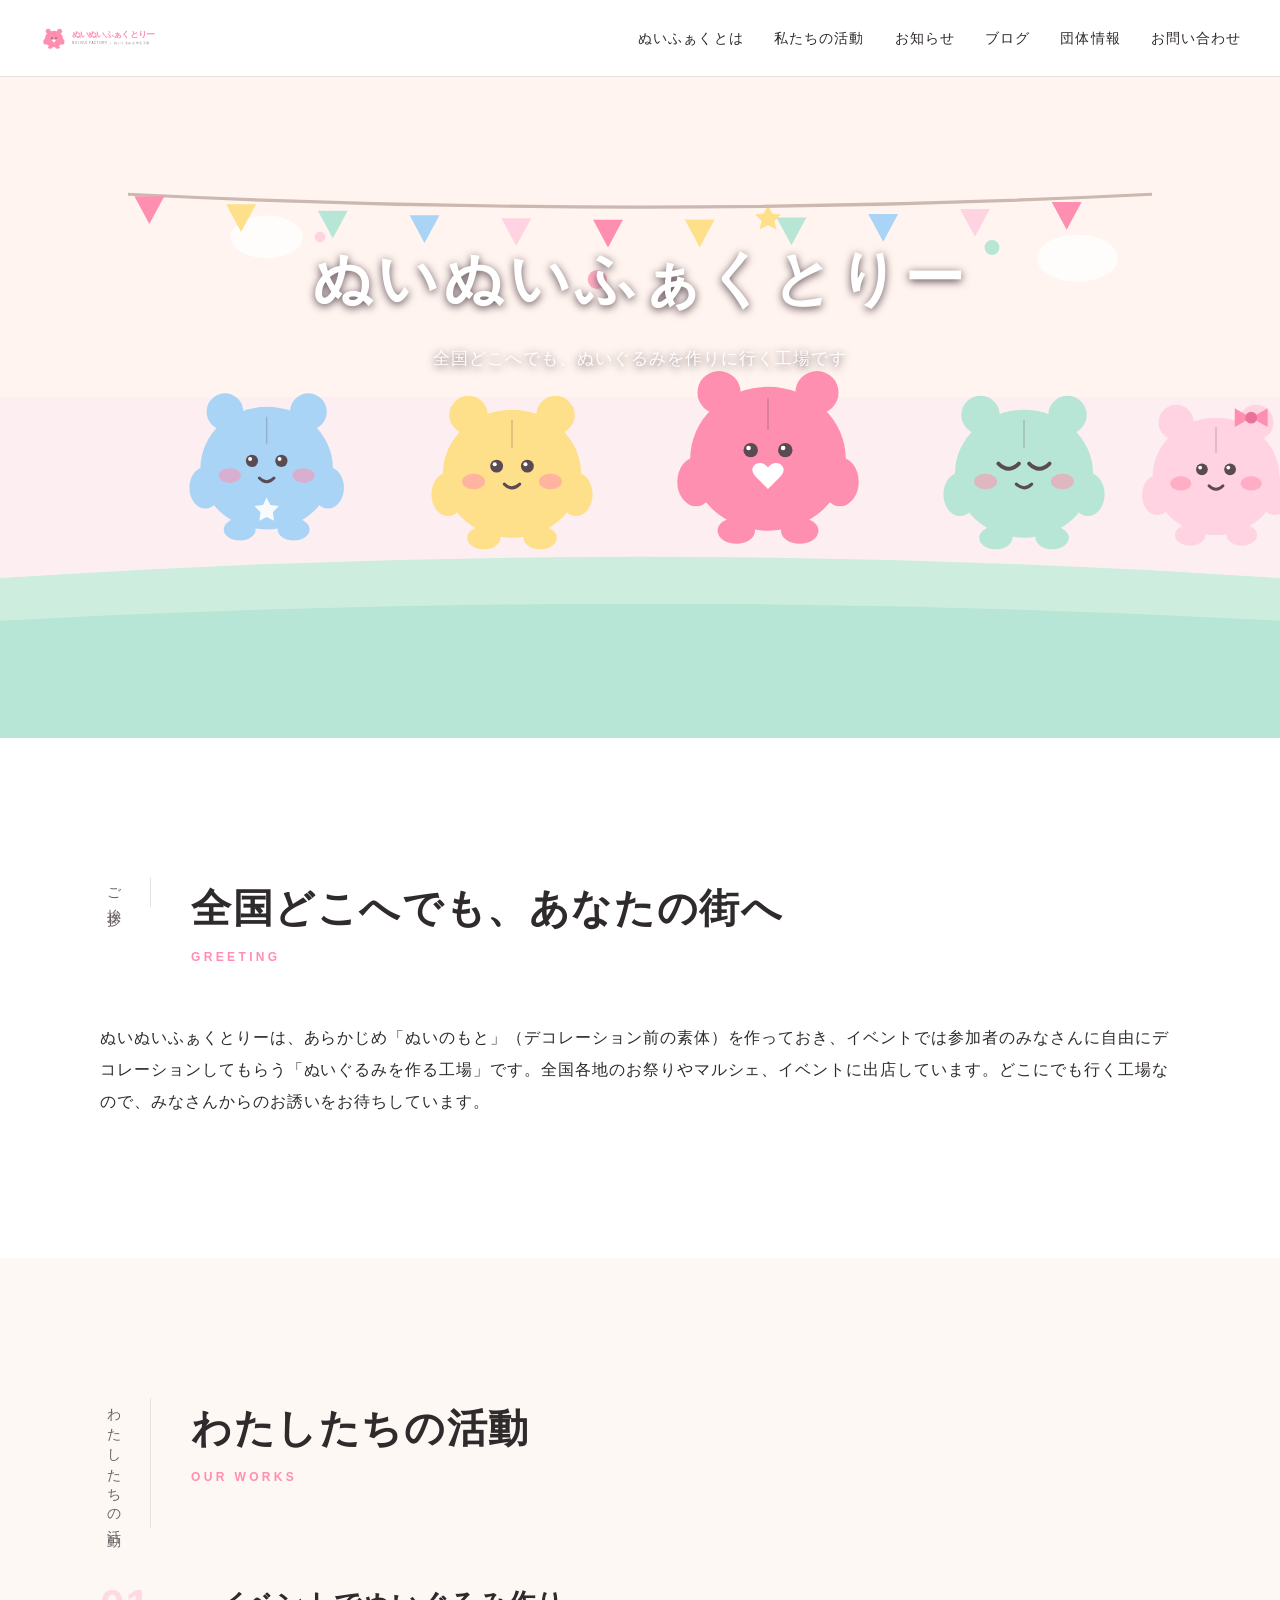
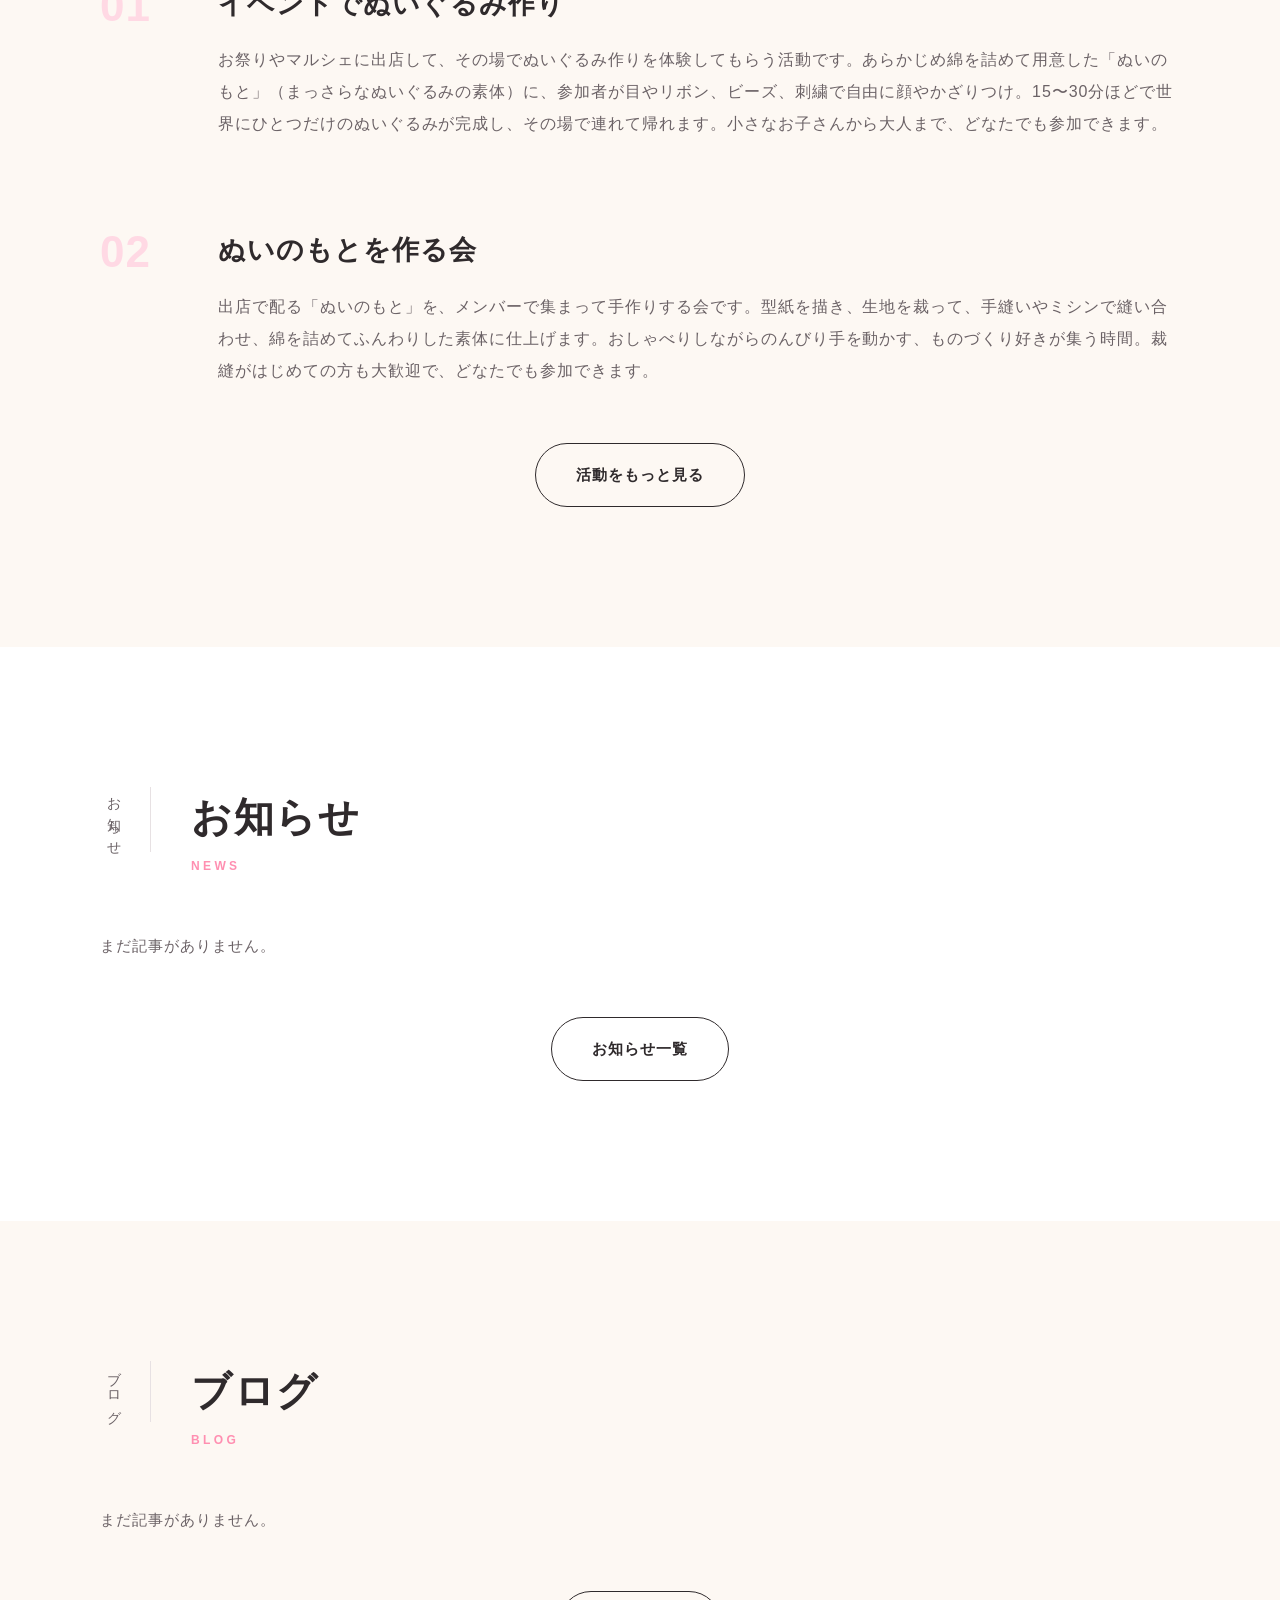
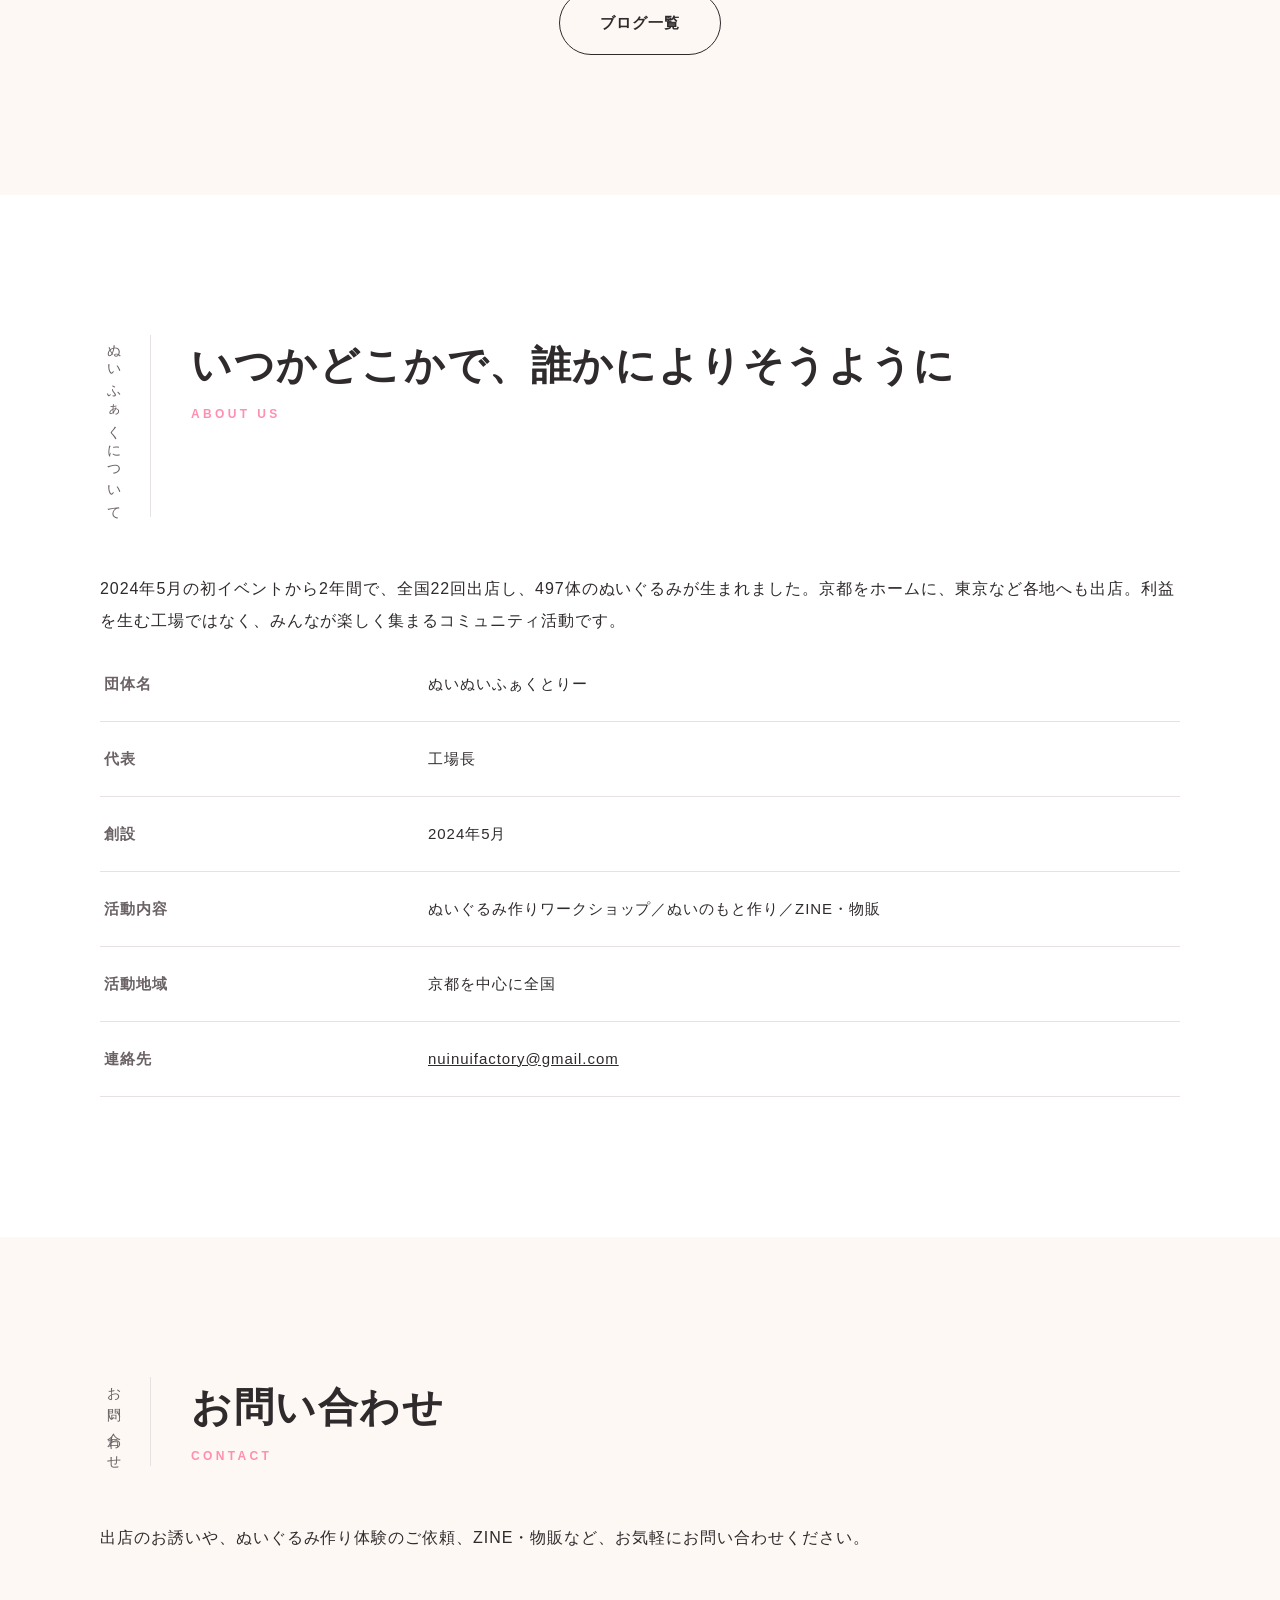
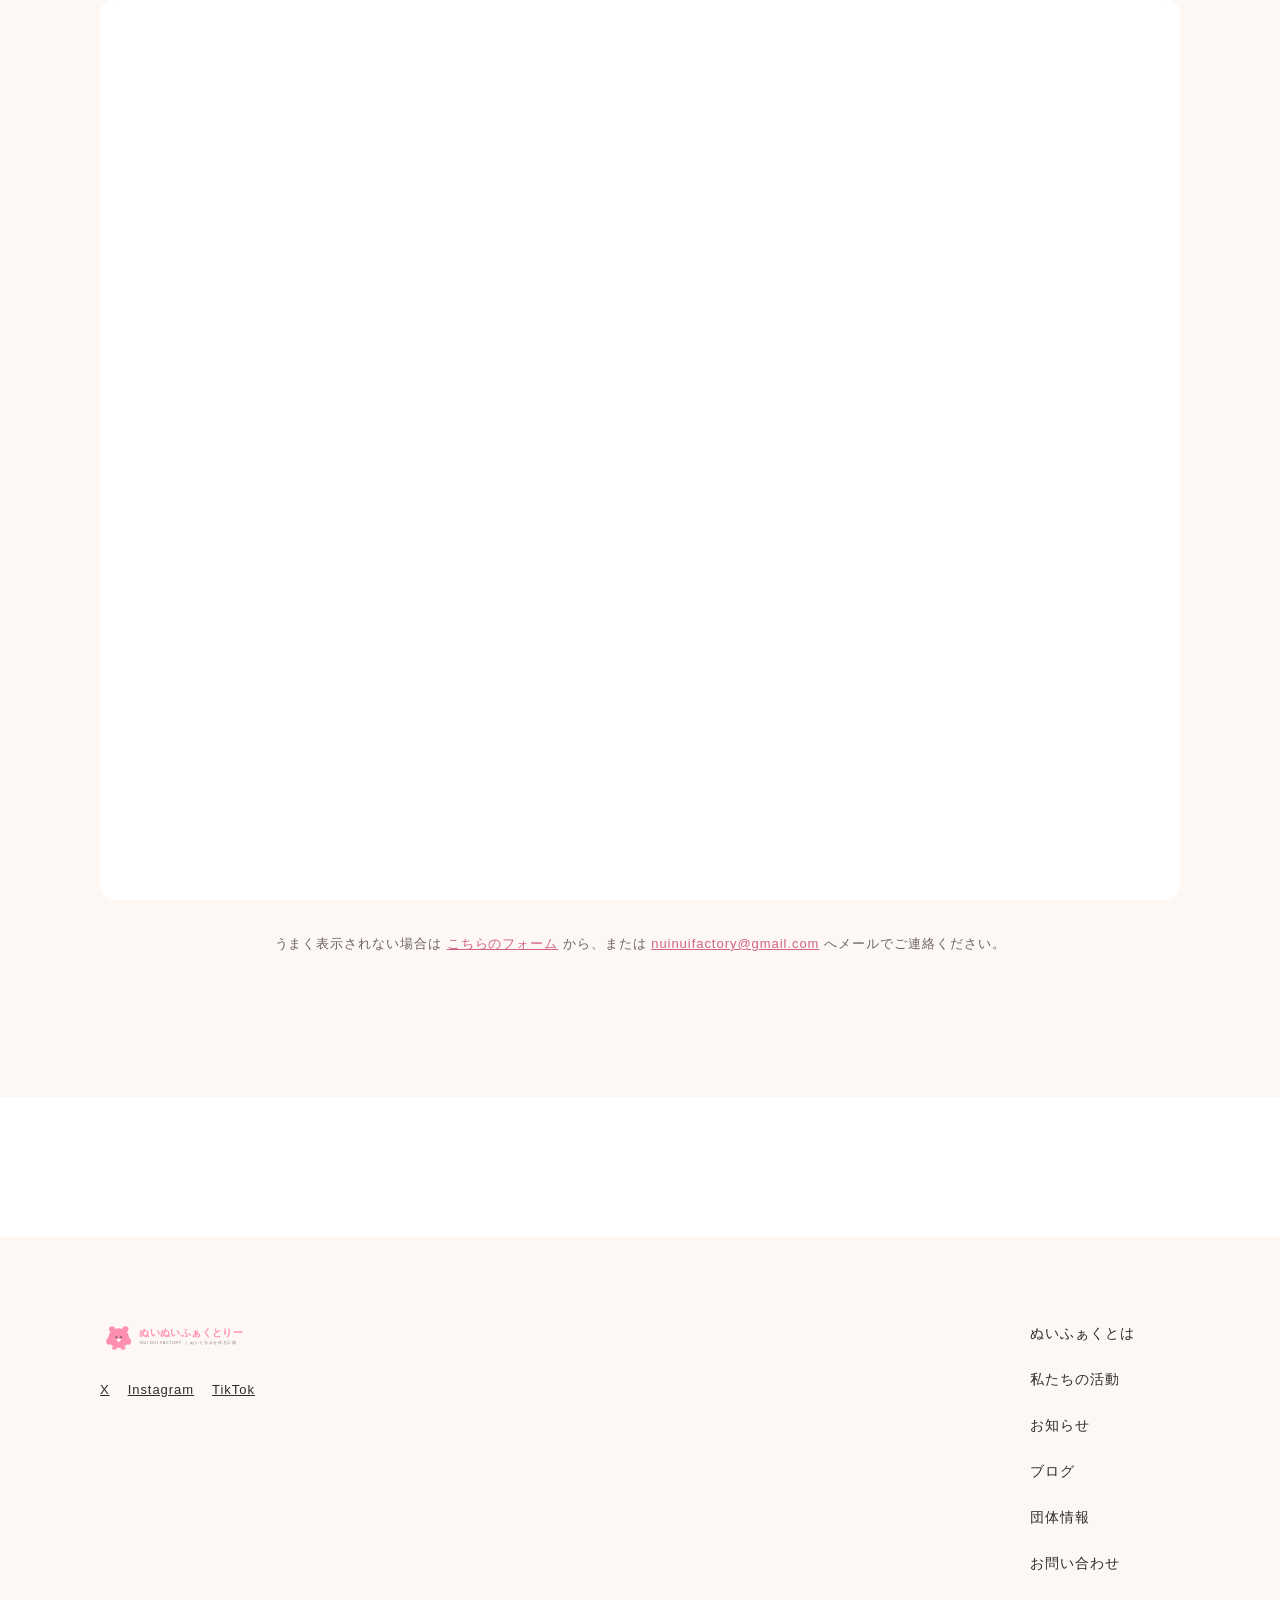
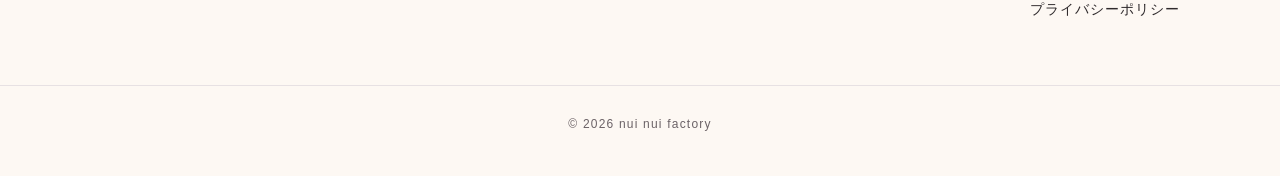
<file: index.html>
<!DOCTYPE html>
<html lang="ja">
<head>
<meta charset="UTF-8">
<meta name="viewport" content="width=device-width, initial-scale=1">
<title>ぬいぬいふぁくとりー｜ぬいぐるみを作る工場</title>
<meta name="description" content="ぬいぬいふぁくとりーは、全国各地でぬいぐるみ作りのワークショップを開催する「ぬいぐるみを作る工場」です。お祭り・マルシェ・イベントへの出店のお誘いをお待ちしています。">
<link rel="icon" href="assets/img/mascot-pink.svg" type="image/svg+xml">
<link rel="stylesheet" href="assets/css/style.css">
<meta property="og:type" content="website">
<meta property="og:title" content="ぬいぬいふぁくとりー｜ぬいぐるみを作る工場">
<meta property="og:description" content="全国各地でぬいぐるみ作りのワークショップを開催しています。どこにでも行く工場です。">
<meta property="og:image" content="assets/img/hero.svg">
</head>
<body>

<!-- ============ ヘッダー（全ページ共通） ============ -->
<header class="header">
  <div class="header__inner">
    <a href="index.html" class="header__logo"><img src="assets/img/logo.svg" alt="ぬいぬいふぁくとりー"></a>
    <nav class="gnav">
      <ul>
        <li><a href="#about">ぬいふぁくとは</a></li>
        <li><a href="works.html">私たちの活動</a></li>
        <li><a href="news/">お知らせ</a></li>
        <li><a href="blog/">ブログ</a></li>
        <li><a href="#company">団体情報</a></li>
        <li><a href="#contact">お問い合わせ</a></li>
      </ul>
    </nav>
    <button class="hamburger" aria-label="メニュー" aria-expanded="false">
      <span></span><span></span><span></span>
    </button>
  </div>
</header>
<div class="drawer">
  <a href="index.html">TOP</a>
  <a href="#about">ぬいふぁくとは</a>
  <a href="works.html">私たちの活動</a>
  <a href="news/">お知らせ</a>
  <a href="blog/">ブログ</a>
  <a href="#company">団体情報</a>
  <a href="#contact">お問い合わせ</a>
</div>

<main>

<!-- ============ ヒーロー ============ -->
<section class="hero">
  <div class="hero__img"><img src="assets/img/hero.svg" alt="ぬいぬいふぁくとりーのくまたち" width="1200" height="620"></div>
  <div class="hero__copy">
    <h1>ぬいぬいふぁくとりー</h1>
    <p>全国どこへでも、ぬいぐるみを作りに行く工場です</p>
  </div>
</section>

<!-- ============ ご挨拶 ============ -->
<section class="section" id="about">
  <div class="wrap">
    <div class="section-head">
      <span class="vlabel">ご挨拶</span>
      <h2>全国どこへでも、あなたの街へ<span class="en">GREETING</span></h2>
    </div>
    <p>ぬいぬいふぁくとりーは、あらかじめ「ぬいのもと」（デコレーション前の素体）を作っておき、イベントでは参加者のみなさんに自由にデコレーションしてもらう「ぬいぐるみを作る工場」です。全国各地のお祭りやマルシェ、イベントに出店しています。どこにでも行く工場なので、みなさんからのお誘いをお待ちしています。</p>
  </div>
</section>

<!-- ============ わたしたちの活動 ============ -->
<section class="section section--cream" id="works">
  <div class="wrap">
    <div class="section-head">
      <span class="vlabel">わたしたちの活動</span>
      <h2>わたしたちの活動<span class="en">OUR WORKS</span></h2>
    </div>

    <div class="activity">
      <div class="activity__item">
        <span class="activity__num">01</span>
        <div>
          <h3>イベントでぬいぐるみ作り</h3>
          <p>お祭りやマルシェに出店して、その場でぬいぐるみ作りを体験してもらう活動です。あらかじめ綿を詰めて用意した「ぬいのもと」（まっさらなぬいぐるみの素体）に、参加者が目やリボン、ビーズ、刺繍で自由に顔やかざりつけ。15〜30分ほどで世界にひとつだけのぬいぐるみが完成し、その場で連れて帰れます。小さなお子さんから大人まで、どなたでも参加できます。</p>
        </div>
      </div>
      <div class="activity__item">
        <span class="activity__num">02</span>
        <div>
          <h3>ぬいのもとを作る会</h3>
          <p>出店で配る「ぬいのもと」を、メンバーで集まって手作りする会です。型紙を描き、生地を裁って、手縫いやミシンで縫い合わせ、綿を詰めてふんわりした素体に仕上げます。おしゃべりしながらのんびり手を動かす、ものづくり好きが集う時間。裁縫がはじめての方も大歓迎で、どなたでも参加できます。</p>
        </div>
      </div>
    </div>

    <p class="more"><a href="works.html" class="btn btn--ghost">活動をもっと見る</a></p>
  </div>
</section>

<!-- ============ お知らせ ============ -->
<section class="section" id="news">
  <div class="wrap">
    <div class="section-head">
      <span class="vlabel">お知らせ</span>
      <h2>お知らせ<span class="en">NEWS</span></h2>
    </div>
    <!-- NEWS_LIST_START --><p class="cards__empty">まだ記事がありません。</p><!-- NEWS_LIST_END -->
    <p class="more"><a href="news/" class="btn btn--ghost">お知らせ一覧</a></p>
  </div>
</section>

<!-- ============ ブログ ============ -->
<section class="section section--cream" id="blog">
  <div class="wrap">
    <div class="section-head">
      <span class="vlabel">ブログ</span>
      <h2>ブログ<span class="en">BLOG</span></h2>
    </div>
    <!-- BLOG_LIST_START --><p class="cards__empty">まだ記事がありません。</p><!-- BLOG_LIST_END -->
    <p class="more"><a href="blog/" class="btn btn--ghost">ブログ一覧</a></p>
  </div>
</section>

<!-- ============ 団体情報 ============ -->
<section class="section" id="company">
  <div class="wrap">
    <div class="section-head">
      <span class="vlabel">ぬいふぁくについて</span>
      <h2>いつかどこかで、誰かによりそうように<span class="en">ABOUT US</span></h2>
    </div>
    <p>2024年5月の初イベントから2年間で、全国22回出店し、497体のぬいぐるみが生まれました。京都をホームに、東京など各地へも出店。利益を生む工場ではなく、みんなが楽しく集まるコミュニティ活動です。</p>

    <table class="about-table">
      <tr><th>団体名</th>  <td>ぬいぬいふぁくとりー</td></tr>
      <tr><th>代表</th>    <td>工場長</td></tr>
      <tr><th>創設</th>    <td>2024年5月</td></tr>
      <tr><th>活動内容</th><td>ぬいぐるみ作りワークショップ／ぬいのもと作り／ZINE・物販</td></tr>
      <tr><th>活動地域</th><td>京都を中心に全国</td></tr>
      <tr><th>連絡先</th>  <td><a href="mailto:nuinuifactory@gmail.com">nuinuifactory@gmail.com</a></td></tr>
    </table>
  </div>
</section>

<!-- ============ お問い合わせ ============ -->
<section class="section section--cream" id="contact">
  <div class="wrap">
    <div class="section-head">
      <span class="vlabel">お問い合わせ</span>
      <h2>お問い合わせ<span class="en">CONTACT</span></h2>
    </div>
    <p style="margin-bottom:46px;">出店のお誘いや、ぬいぐるみ作り体験のご依頼、ZINE・物販など、お気軽にお問い合わせください。</p>

    <!-- ================================================================
         Googleフォームの貼り付け場所

         【やり方】
         1. Googleフォームを開く →  右上の「送信」→ 「< >」（埋め込み）タブ
         2. 表示された <iframe …></iframe> をまるごとコピー
         3. 下の GFORM_START と GFORM_END の「あいだ」に貼り付ける
            （この2行のコメントは消さないでください）

         貼り付けるまでは、代わりにメールでの案内が表示されます。
         ================================================================ -->
    <div class="gform">
      <!-- GFORM_START -->
      <iframe
        src="https://docs.google.com/forms/d/e/1FAIpQLScyMFndqyyFw00ppg9N5K8yXvrgmaUUKQ3qi2JyQ2wroFHioA/viewform?embedded=true"
        title="お問い合わせフォーム" loading="lazy">読み込んでいます…</iframe>
      <!-- GFORM_END -->
    </div>

    <p class="gform-alt">
      うまく表示されない場合は <a href="https://docs.google.com/forms/d/e/1FAIpQLScyMFndqyyFw00ppg9N5K8yXvrgmaUUKQ3qi2JyQ2wroFHioA/viewform" target="_blank" rel="noopener">こちらのフォーム</a>
      から、または <a href="mailto:nuinuifactory@gmail.com">nuinuifactory@gmail.com</a> へメールでご連絡ください。
    </p>

    <div class="gform-fallback">
      <img src="assets/img/mascot-lpink.svg" alt="">
      <p><b>お問い合わせフォームは準備中です</b><br>
         お手数ですが、当面はメールでご連絡ください。折り返しご返信いたします。</p>
      <p class="mail"><a href="mailto:nuinuifactory@gmail.com">nuinuifactory@gmail.com</a></p>
    </div>
  </div>
</section>

</main>

<!-- ============ フッター（全ページ共通） ============ -->
<footer class="footer">
  <div class="wrap footer__inner">
    <div>
      <div class="footer__logo"><img src="assets/img/logo.svg" alt="ぬいぬいふぁくとりー"></div>
      <div class="footer__sns">
        <a href="https://x.com/nuinuifactory" target="_blank" rel="noopener">X</a>
        <a href="https://www.instagram.com/nuinuifactory" target="_blank" rel="noopener">Instagram</a>
        <a href="https://www.tiktok.com/@nuinuifactory" target="_blank" rel="noopener">TikTok</a>
      </div>
    </div>
    <nav>
      <ul>
        <li><a href="#about">ぬいふぁくとは</a></li>
        <li><a href="works.html">私たちの活動</a></li>
        <li><a href="news/">お知らせ</a></li>
        <li><a href="blog/">ブログ</a></li>
        <li><a href="#company">団体情報</a></li>
        <li><a href="#contact">お問い合わせ</a></li>
        <li><a href="privacy.html">プライバシーポリシー</a></li>
      </ul>
    </nav>
  </div>
  <p class="footer__copy">© 2026 nui nui factory</p>
</footer>

<script src="assets/js/site.js"></script>
</body>
</html>
</file>
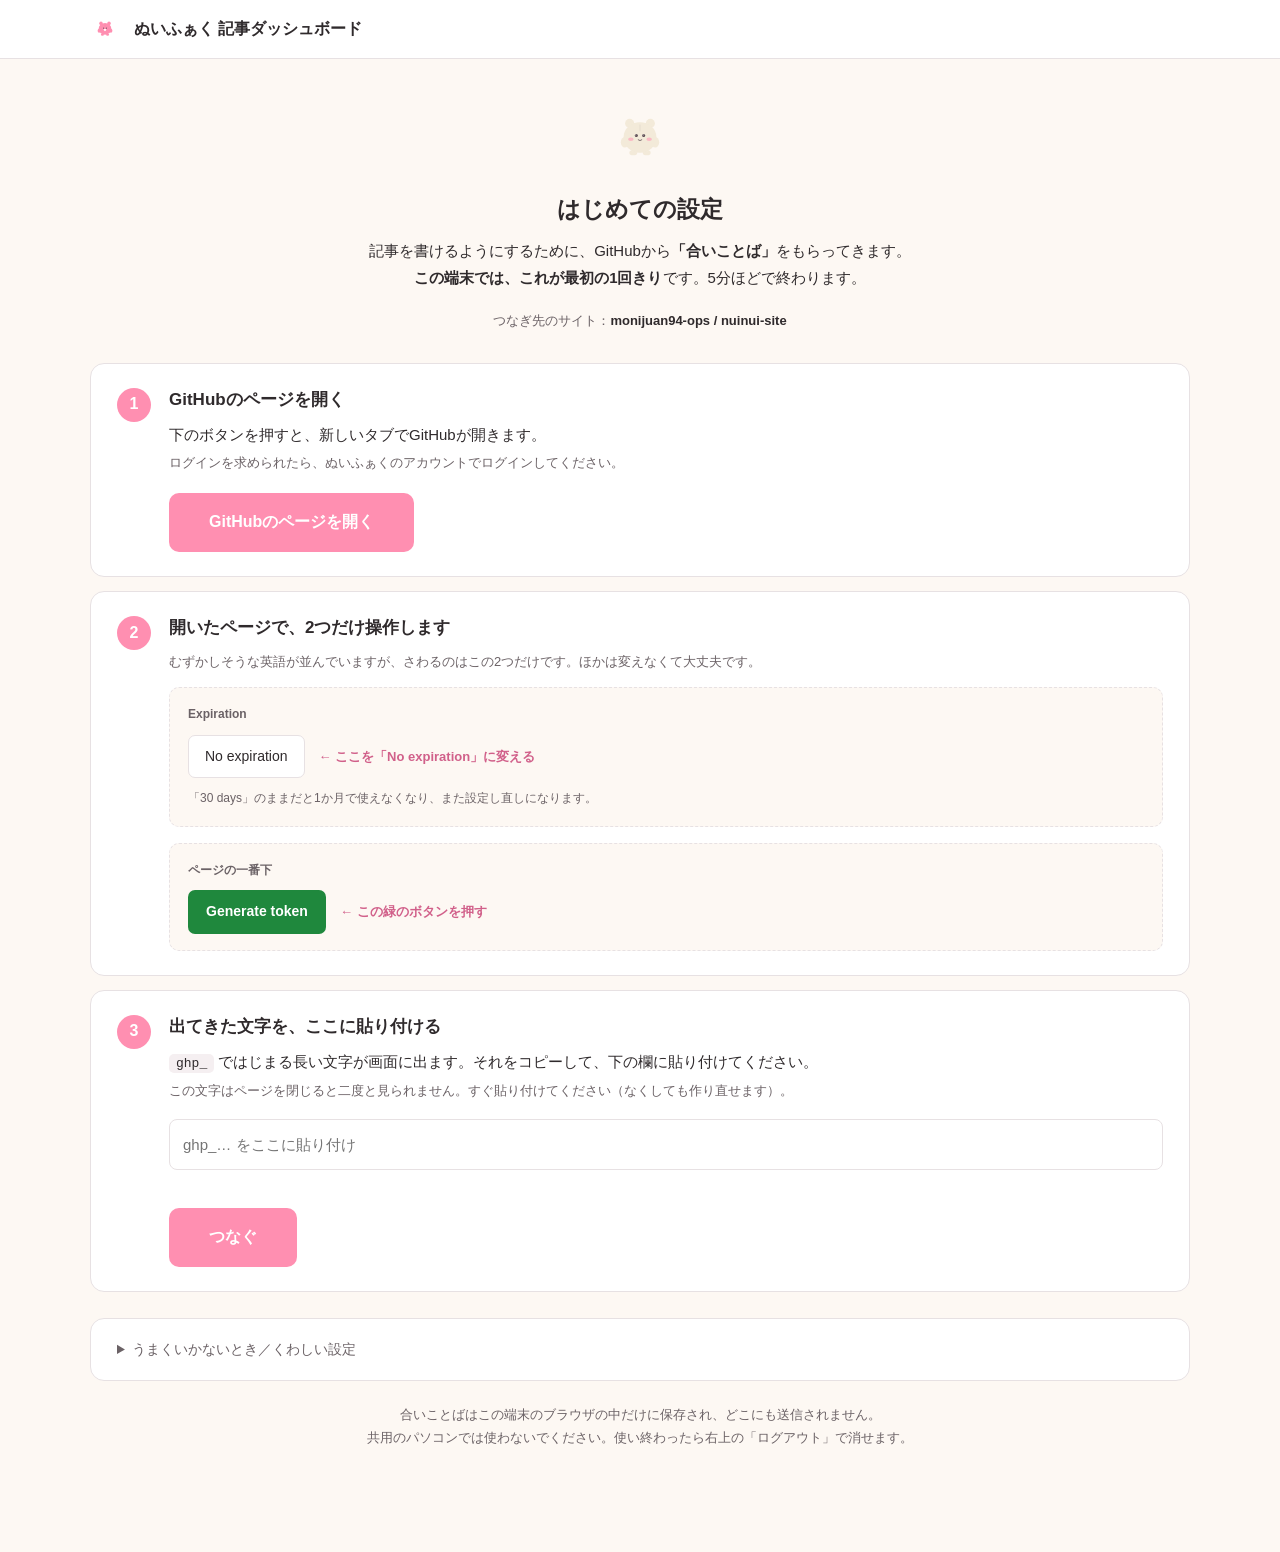
<file: admin/index.html>
<!DOCTYPE html>
<html lang="ja">
<head>
<meta charset="UTF-8">
<meta name="viewport" content="width=device-width, initial-scale=1">
<meta name="robots" content="noindex,nofollow">
<title>ぬいふぁく 記事ダッシュボード</title>
<!-- 独自ドメインにしたときの予備。リポジトリを移したらここを書き換えてください -->
<meta name="nuifac-repo" content="monijuan94-ops/nuinui-site">
<link rel="icon" href="../assets/img/mascot-pink.svg" type="image/svg+xml">
<style>
:root{--pink:#ff8fb1;--pink-soft:#ffd9e4;--cream:#fdf8f3;--ink:#2f2a2c;--soft:#6b6266;--line:#e7e1e3;}
*,*::before,*::after{box-sizing:border-box}
body{margin:0;font-family:"Hiragino Sans","Noto Sans JP","Yu Gothic Medium",Meiryo,sans-serif;
     color:var(--ink);background:var(--cream);font-size:15px;line-height:1.8}
h1,h2,h3{margin:0;line-height:1.4}
button{font:inherit;cursor:pointer;border:0;border-radius:8px;padding:11px 20px;transition:opacity .2s}
button:hover{opacity:.85} button[disabled]{opacity:.45;cursor:not-allowed}
.btn-pink{background:var(--pink);color:#fff;font-weight:700}
.btn-line{background:#fff;border:1px solid var(--line)}
.btn-danger{background:#fff;border:1px solid #e8b4b4;color:#c05a5a}
input,textarea,select{font:inherit;width:100%;padding:11px 13px;border:1px solid var(--line);
     border-radius:8px;background:#fff;color:var(--ink)}
input:focus,textarea:focus,select:focus{outline:2px solid var(--pink);border-color:transparent}
label{display:block;font-size:13px;font-weight:700;margin-bottom:7px}
.field{margin-bottom:20px}
.row{display:flex;gap:16px;flex-wrap:wrap}
.row>*{flex:1;min-width:180px}
.muted{color:var(--soft);font-size:13px}

/* ヘッダー */
.top{background:#fff;border-bottom:1px solid var(--line);position:sticky;top:0;z-index:10}
.top__in{max-width:1140px;margin:auto;padding:14px 20px;display:flex;align-items:center;gap:14px}
.top__in img{width:30px}
.top h1{font-size:16px;flex:1}
.wrap{max-width:1140px;margin:auto;padding:28px 20px 90px}
.card{background:#fff;border:1px solid var(--line);border-radius:14px;padding:26px}
.card+.card{margin-top:18px}

/* 一覧 */
.tabs{display:flex;gap:8px;margin-bottom:20px}
.tab{background:#fff;border:1px solid var(--line);border-radius:999px;padding:9px 24px;font-size:14px}
.tab.on{background:var(--pink);color:#fff;border-color:var(--pink);font-weight:700}
.item{display:flex;align-items:center;gap:16px;padding:15px 4px;border-bottom:1px solid var(--line)}
.item:last-child{border-bottom:0}
.item__thumb{width:74px;height:56px;border-radius:7px;object-fit:cover;background:var(--pink-soft);flex:none}
.item__main{flex:1;min-width:0}
.item__title{font-weight:700;font-size:15px;overflow:hidden;text-overflow:ellipsis;white-space:nowrap}
.pill{display:inline-block;padding:2px 10px;border-radius:999px;font-size:11px;font-weight:700}
.pill--pub{background:var(--pink);color:#fff}
.pill--draft{background:#eee;color:var(--soft)}

/* エディタ */
.editor{display:grid;grid-template-columns:1fr 1fr;gap:18px}
.toolbar{display:flex;flex-wrap:wrap;gap:6px;margin-bottom:8px}
.toolbar button{background:#fff;border:1px solid var(--line);padding:7px 13px;font-size:13px;border-radius:7px}
#body{min-height:420px;font-family:ui-monospace,"SF Mono",Menlo,Consolas,monospace;font-size:14px;line-height:1.9;resize:vertical}
.preview{background:#fff;border:1px solid var(--line);border-radius:8px;padding:22px;overflow:auto;max-height:640px}
.preview h2{font-size:19px;padding-left:13px;border-left:4px solid var(--pink);margin:1.8em 0 .6em}
.preview h3{font-size:17px;margin:1.5em 0 .5em}
.preview p{margin:0 0 1.2em}
.preview img{max-width:100%;border-radius:10px;display:block}
.preview blockquote{margin:0 0 1.2em;padding-left:16px;border-left:3px solid var(--line);color:var(--soft)}
.preview ul{padding-left:1.4em;margin:0 0 1.2em}

/* バー・通知 */
.bar{position:fixed;left:0;right:0;bottom:0;background:#fff;border-top:1px solid var(--line);
     padding:13px 20px;display:flex;gap:12px;justify-content:flex-end;align-items:center;z-index:20}
.bar .muted{margin-right:auto}
.toast{position:fixed;left:50%;bottom:84px;transform:translateX(-50%);background:var(--ink);color:#fff;
       padding:13px 26px;border-radius:999px;font-size:14px;z-index:99;box-shadow:0 6px 24px rgba(0,0,0,.18)}
.hide{display:none!important}
.steps{counter-reset:s;padding-left:0;list-style:none}
.steps li{counter-increment:s;position:relative;padding-left:34px;margin-bottom:14px}
.steps li::before{content:counter(s);position:absolute;left:0;top:2px;width:23px;height:23px;
  border-radius:50%;background:var(--pink);color:#fff;font-size:12px;font-weight:700;
  display:grid;place-content:center}
code{background:#f5eff1;padding:2px 7px;border-radius:5px;font-size:13px}

/* はじめての設定 */
.hero-setup{text-align:center;padding:12px 20px 30px}
.hero-setup img{width:78px;margin:0 auto 16px;display:block}
.hero-setup h2{font-size:23px;margin-bottom:12px}
.hero-setup p{margin:0 auto;max-width:560px}
.connect-to{margin-top:18px!important;font-size:13px;color:var(--soft)}
.connect-to b{color:var(--ink)}

.step{display:flex;gap:18px;background:#fff;border:1px solid var(--line);
      border-radius:14px;padding:24px 26px;margin-bottom:14px}
.step__no{width:34px;height:34px;flex:none;border-radius:50%;background:var(--pink);
      color:#fff;font-weight:700;display:grid;place-content:center;font-size:16px}
.step__body{flex:1;min-width:0}
.step__body h3{font-size:17px;margin-bottom:10px}
.step__body p{margin:0}
button.big,a.big{display:inline-block;margin-top:18px;padding:15px 40px;font-size:16px;
      text-decoration:none;border-radius:10px}

/* GitHub画面の見立て図 */
.mock{background:var(--cream);border:1px dashed var(--line);border-radius:10px;padding:16px 18px}
.mock__label{font-size:12px;font-weight:700;color:var(--soft);margin-bottom:9px}
.mock__box{display:flex;align-items:center;gap:14px;flex-wrap:wrap}
.mock__pill{background:#fff;border:1px solid var(--line);border-radius:7px;padding:8px 16px;font-size:14px}
.mock__btn{background:#1f883d;color:#fff;border-radius:7px;padding:9px 18px;font-size:14px;font-weight:700}
.mock__hint{font-size:13px;color:#d1608a;font-weight:700}
.mock__note{margin-top:10px!important;font-size:12px;color:var(--soft)}

.setup-msg{margin-top:16px!important;padding:13px 16px;border-radius:9px;font-size:14px}
.setup-msg--ok{background:#e8f6ee;color:#1f6b40}
.setup-msg--ng{background:#fdeceb;color:#b3382f}

.advanced{margin-top:26px;background:#fff;border:1px solid var(--line);border-radius:14px}
.advanced summary{cursor:pointer;padding:18px 26px;font-size:14px;color:var(--soft)}
.advanced__in{padding:0 26px 26px}
.advanced__in p{font-size:14px}

@media(max-width:860px){
  .editor{grid-template-columns:1fr}.preview{max-height:340px}
  .step{padding:20px 18px;gap:14px}
  button.big,a.big{width:100%;text-align:center;padding:16px}
}
</style>
</head>
<body>

<div class="top"><div class="top__in">
  <img src="../assets/img/mascot-pink.svg" alt="">
  <h1>ぬいふぁく 記事ダッシュボード</h1>
  <button class="btn-line hide" id="btn-logout">ログアウト</button>
</div></div>

<div class="wrap">

<!-- ============ ① はじめての設定 ============ -->
<section id="view-setup">

  <div class="hero-setup">
    <img src="../assets/img/mascot-cream.svg" alt="">
    <h2>はじめての設定</h2>
    <p>記事を書けるようにするために、GitHubから<b>「合いことば」</b>をもらってきます。<br>
       <b>この端末では、これが最初の1回きり</b>です。5分ほどで終わります。</p>
    <p class="connect-to">つなぎ先のサイト：<b id="detected"></b></p>
  </div>

  <!-- STEP 1 -->
  <div class="step">
    <div class="step__no">1</div>
    <div class="step__body">
      <h3>GitHubのページを開く</h3>
      <p>下のボタンを押すと、新しいタブでGitHubが開きます。<br>
         <span class="muted">ログインを求められたら、ぬいふぁくのアカウントでログインしてください。</span></p>
      <a class="btn-pink big" id="btn-open-github" href="#" target="_blank" rel="noopener">GitHubのページを開く</a>
    </div>
  </div>

  <!-- STEP 2 -->
  <div class="step">
    <div class="step__no">2</div>
    <div class="step__body">
      <h3>開いたページで、2つだけ操作します</h3>
      <p class="muted" style="margin-bottom:14px;">むずかしそうな英語が並んでいますが、さわるのはこの2つだけです。ほかは変えなくて大丈夫です。</p>

      <div class="mock">
        <div class="mock__label">Expiration</div>
        <div class="mock__box">
          <span class="mock__pill">No expiration</span>
          <span class="mock__hint">← ここを「No expiration」に変える</span>
        </div>
        <p class="mock__note">「30 days」のままだと1か月で使えなくなり、また設定し直しになります。</p>
      </div>

      <div class="mock" style="margin-top:16px;">
        <div class="mock__label">ページの一番下</div>
        <div class="mock__box">
          <span class="mock__btn">Generate token</span>
          <span class="mock__hint">← この緑のボタンを押す</span>
        </div>
      </div>
    </div>
  </div>

  <!-- STEP 3 -->
  <div class="step">
    <div class="step__no">3</div>
    <div class="step__body">
      <h3>出てきた文字を、ここに貼り付ける</h3>
      <p><code>ghp_</code> ではじまる長い文字が画面に出ます。それをコピーして、下の欄に貼り付けてください。<br>
         <span class="muted">この文字はページを閉じると二度と見られません。すぐ貼り付けてください（なくしても作り直せます）。</span></p>
      <div class="field" style="margin-top:16px;">
        <input type="password" id="cfg-token" placeholder="ghp_… をここに貼り付け" autocomplete="off">
      </div>
      <button class="btn-pink big" id="btn-save-cfg">つなぐ</button>
      <p id="setup-msg" class="setup-msg hide"></p>
    </div>
  </div>

  <details class="advanced">
    <summary>うまくいかないとき／くわしい設定</summary>
    <div class="advanced__in">
      <p><b>「つながりませんでした」と出るとき</b><br>
        文字の前後によけいな空白が入っていないか、コピーしそこねていないかを確認して、もう一度お試しください。
        それでもだめなら、下の「つなぎ先」が合っているか確認してください。</p>

      <p style="margin-top:18px;"><b>つなぎ先を手で指定する</b><br>
        <span class="muted">ふだんは自動で入るので、さわる必要はありません。</span></p>
      <div class="row" style="margin-top:10px;">
        <div class="field"><label for="cfg-owner">GitHubのユーザー名／団体名</label>
          <input type="text" id="cfg-owner"></div>
        <div class="field"><label for="cfg-repo">リポジトリ名</label>
          <input type="text" id="cfg-repo"></div>
        <div class="field"><label for="cfg-branch">ブランチ</label>
          <input type="text" id="cfg-branch" value="main"></div>
      </div>

      <p style="margin-top:18px;"><b>より安全な合いことばを使いたい方へ</b><br>
        上の手順で作る合いことばは、そのアカウントの全リポジトリを操作できます。
        このサイトだけに絞りたい場合は
        <a href="https://github.com/settings/personal-access-tokens/new" target="_blank" rel="noopener">Fine-grained token</a>
        のページで、Repository access →「Only select repositories」でこのサイトを選び、
        Permissions → Repository permissions の <code>Contents</code> を <b>Read and write</b> にして作成してください。
        できた <code>github_pat_…</code> を同じ欄に貼れば使えます。</p>
    </div>
  </details>

  <p class="muted" style="margin-top:22px;text-align:center;">
    合いことばはこの端末のブラウザの中だけに保存され、どこにも送信されません。<br>
    共用のパソコンでは使わないでください。使い終わったら右上の「ログアウト」で消せます。
  </p>
</section>

<!-- ============ ② 記事一覧 ============ -->
<section id="view-list" class="hide">
  <div class="tabs">
    <button class="tab on" data-type="news">お知らせ</button>
    <button class="tab"    data-type="blog">ブログ</button>
    <span style="flex:1"></span>
    <button class="btn-pink" id="btn-new">＋ 新しい記事を書く</button>
  </div>
  <div class="card"><div id="list"><p class="muted">読み込み中…</p></div></div>
  <p style="margin-top:20px;text-align:right;">
    <button class="btn-line" id="btn-rebuild">サイト全体を作り直す</button>
  </p>
  <p class="muted" style="text-align:right;margin-top:4px;">デザインを変更したあと、過去の記事にも反映したいときに押します</p>
</section>

<!-- ============ ③ 記事編集 ============ -->
<section id="view-edit" class="hide">
  <div class="card">
    <div class="row">
      <div class="field" style="flex:3"><label for="title">タイトル</label>
        <input type="text" id="title" placeholder="例）中京ふぁくとりー、開催しました！"></div>
      <div class="field"><label for="date">日付</label><input type="date" id="date"></div>
      <div class="field" id="cat-wrap"><label for="category">カテゴリー</label>
        <select id="category"><option>NEWS</option><option>EVENT</option><option>VOICE</option></select></div>
    </div>

    <div class="field">
      <label for="excerpt">かんたんな紹介文（一覧に出る2〜3行）</label>
      <input type="text" id="excerpt" placeholder="例）はじめての中京開催。40人のみなさんとぬいを作りました。">
    </div>

    <div class="field">
      <label>カバー写真（一覧のサムネイルになります）</label>
      <div class="row" style="align-items:center;">
        <input type="text" id="cover" placeholder="写真を選ぶと自動で入ります" style="flex:3">
        <button class="btn-line" id="btn-cover" style="flex:none">写真を選ぶ</button>
      </div>
    </div>

    <div class="field">
      <label for="body">本文</label>
      <div class="toolbar">
        <button data-md="h2">大見出し</button>
        <button data-md="h3">小見出し</button>
        <button data-md="b">太字</button>
        <button data-md="link">リンク</button>
        <button data-md="ul">箇条書き</button>
        <button data-md="quote">引用</button>
        <button class="btn-line" id="btn-img" style="border-color:var(--pink);color:#d1608a;font-weight:700">画像を入れる</button>
      </div>
      <div class="editor">
        <textarea id="body" placeholder="ここに本文を書いてください。&#10;&#10;空の行を1行はさむと、段落が分かれます。"></textarea>
        <div class="preview" id="preview"></div>
      </div>
      <p class="muted" style="margin-top:8px;">右側は実際の見え方です。書きながら確認できます。</p>
    </div>

    <details>
      <summary class="muted" style="cursor:pointer">詳しい設定（URLの文字列）</summary>
      <div class="field" style="margin-top:14px;max-width:420px;">
        <label for="slug">URL末尾</label>
        <input type="text" id="slug">
        <p class="muted">半角英数字とハイフンのみ。公開後の変更はリンク切れの原因になります。</p>
      </div>
    </details>
  </div>
</section>

</div>

<!-- 下部の操作バー -->
<div class="bar hide" id="bar">
  <span class="muted" id="bar-note"></span>
  <button class="btn-danger hide" id="btn-delete">削除</button>
  <button class="btn-line" id="btn-back">一覧へ戻る</button>
  <button class="btn-line" id="btn-draft">下書き保存</button>
  <button class="btn-pink" id="btn-publish">公開する</button>
</div>

<input type="file" id="file" accept="image/*" class="hide">
<script src="app.js"></script>
</body>
</html>
</file>
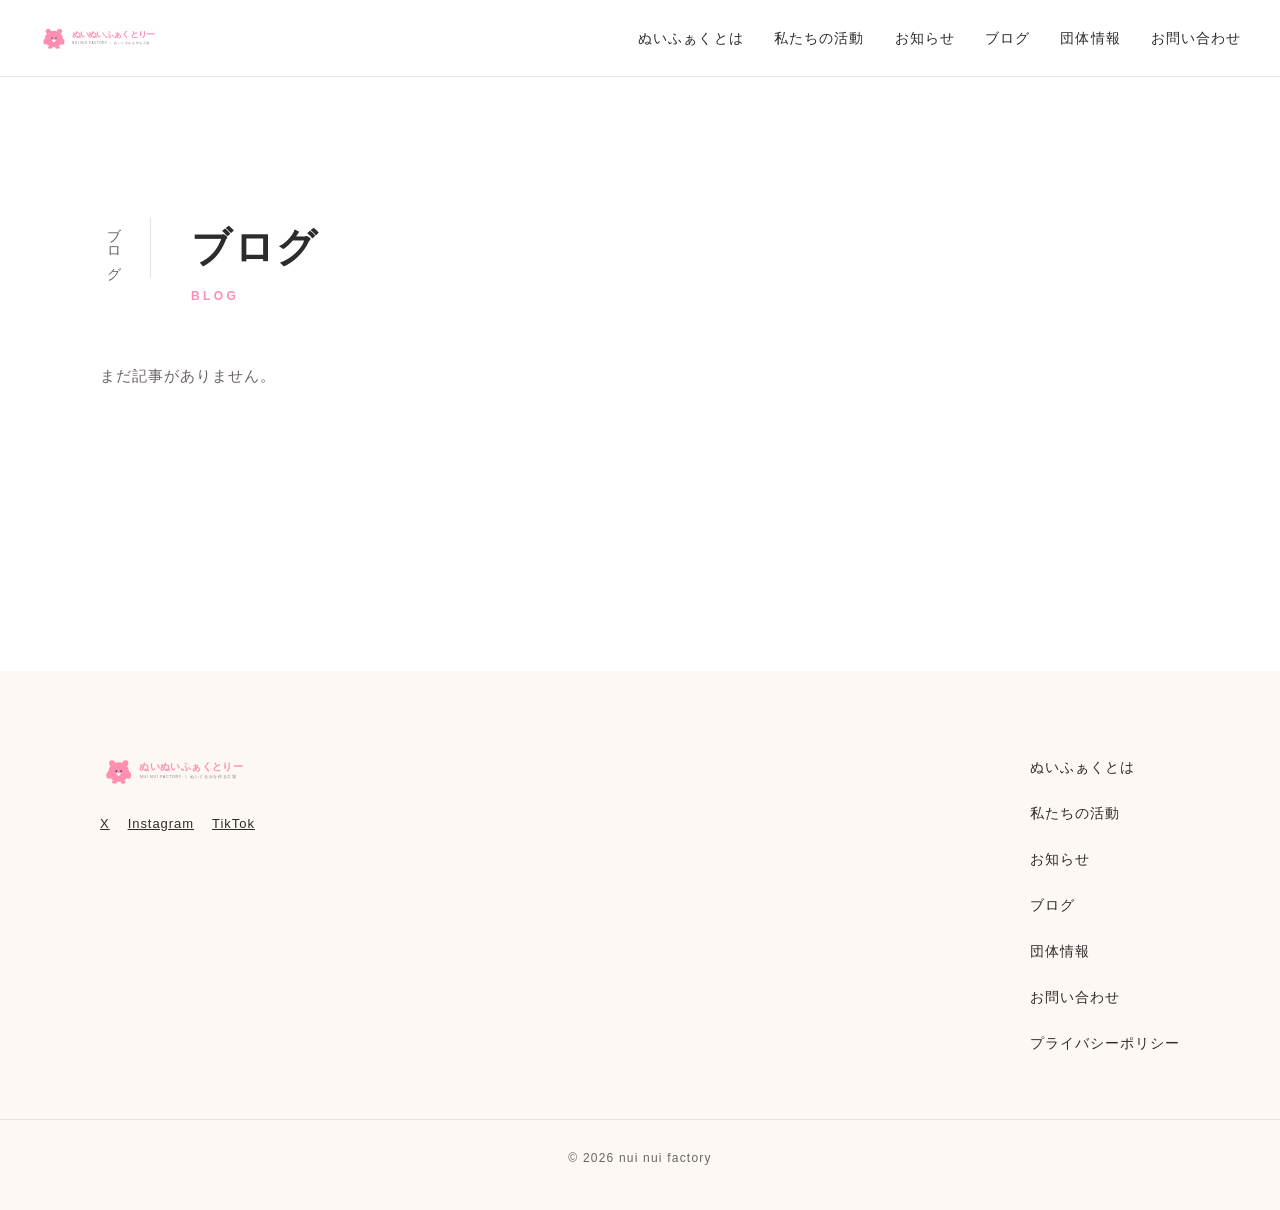
<file: blog/index.html>
<!DOCTYPE html>
<html lang="ja">
<head>
<meta charset="UTF-8">
<meta name="viewport" content="width=device-width, initial-scale=1">
<title>ブログ｜ぬいぬいふぁくとりー</title>
<meta name="description" content="ぬいぬいふぁくとりーのブログ。出店レポートや、ぬいのもと作りの様子をお届けします。">
<link rel="icon" href="../assets/img/mascot-pink.svg" type="image/svg+xml">
<link rel="stylesheet" href="../assets/css/style.css">
</head>
<body>

<header class="header">
  <div class="header__inner">
    <a href="../index.html" class="header__logo"><img src="../assets/img/logo.svg" alt="ぬいぬいふぁくとりー"></a>
    <nav class="gnav">
      <ul>
        <li><a href="../index.html#about">ぬいふぁくとは</a></li>
        <li><a href="../works.html">私たちの活動</a></li>
        <li><a href="../news/">お知らせ</a></li>
        <li><a href="../blog/">ブログ</a></li>
        <li><a href="../index.html#company">団体情報</a></li>
        <li><a href="../index.html#contact">お問い合わせ</a></li>
      </ul>
    </nav>
    <button class="hamburger" aria-label="メニュー" aria-expanded="false">
      <span></span><span></span><span></span>
    </button>
  </div>
</header>
<div class="drawer">
  <a href="../index.html">TOP</a>
  <a href="../index.html#about">ぬいふぁくとは</a>
  <a href="../works.html">私たちの活動</a>
  <a href="../news/">お知らせ</a>
  <a href="../blog/">ブログ</a>
  <a href="../index.html#company">団体情報</a>
  <a href="../index.html#contact">お問い合わせ</a>
</div>

<main>
<section class="section">
  <div class="wrap">
    <div class="section-head">
      <span class="vlabel">ブログ</span>
      <h2>ブログ<span class="en">BLOG</span></h2>
    </div>
    <!-- BLOG_LIST_START --><p class="cards__empty">まだ記事がありません。</p><!-- BLOG_LIST_END -->
  </div>
</section>
</main>

<footer class="footer">
  <div class="wrap footer__inner">
    <div>
      <div class="footer__logo"><img src="../assets/img/logo.svg" alt="ぬいぬいふぁくとりー"></div>
      <div class="footer__sns">
        <a href="https://x.com/nuinuifactory" target="_blank" rel="noopener">X</a>
        <a href="https://www.instagram.com/nuinuifactory" target="_blank" rel="noopener">Instagram</a>
        <a href="https://www.tiktok.com/@nuinuifactory" target="_blank" rel="noopener">TikTok</a>
      </div>
    </div>
    <nav>
      <ul>
        <li><a href="../index.html#about">ぬいふぁくとは</a></li>
        <li><a href="../works.html">私たちの活動</a></li>
        <li><a href="../news/">お知らせ</a></li>
        <li><a href="../blog/">ブログ</a></li>
        <li><a href="../index.html#company">団体情報</a></li>
        <li><a href="../index.html#contact">お問い合わせ</a></li>
        <li><a href="../privacy.html">プライバシーポリシー</a></li>
      </ul>
    </nav>
  </div>
  <p class="footer__copy">© 2026 nui nui factory</p>
</footer>

<script src="../assets/js/site.js"></script>
</body>
</html>
</file>
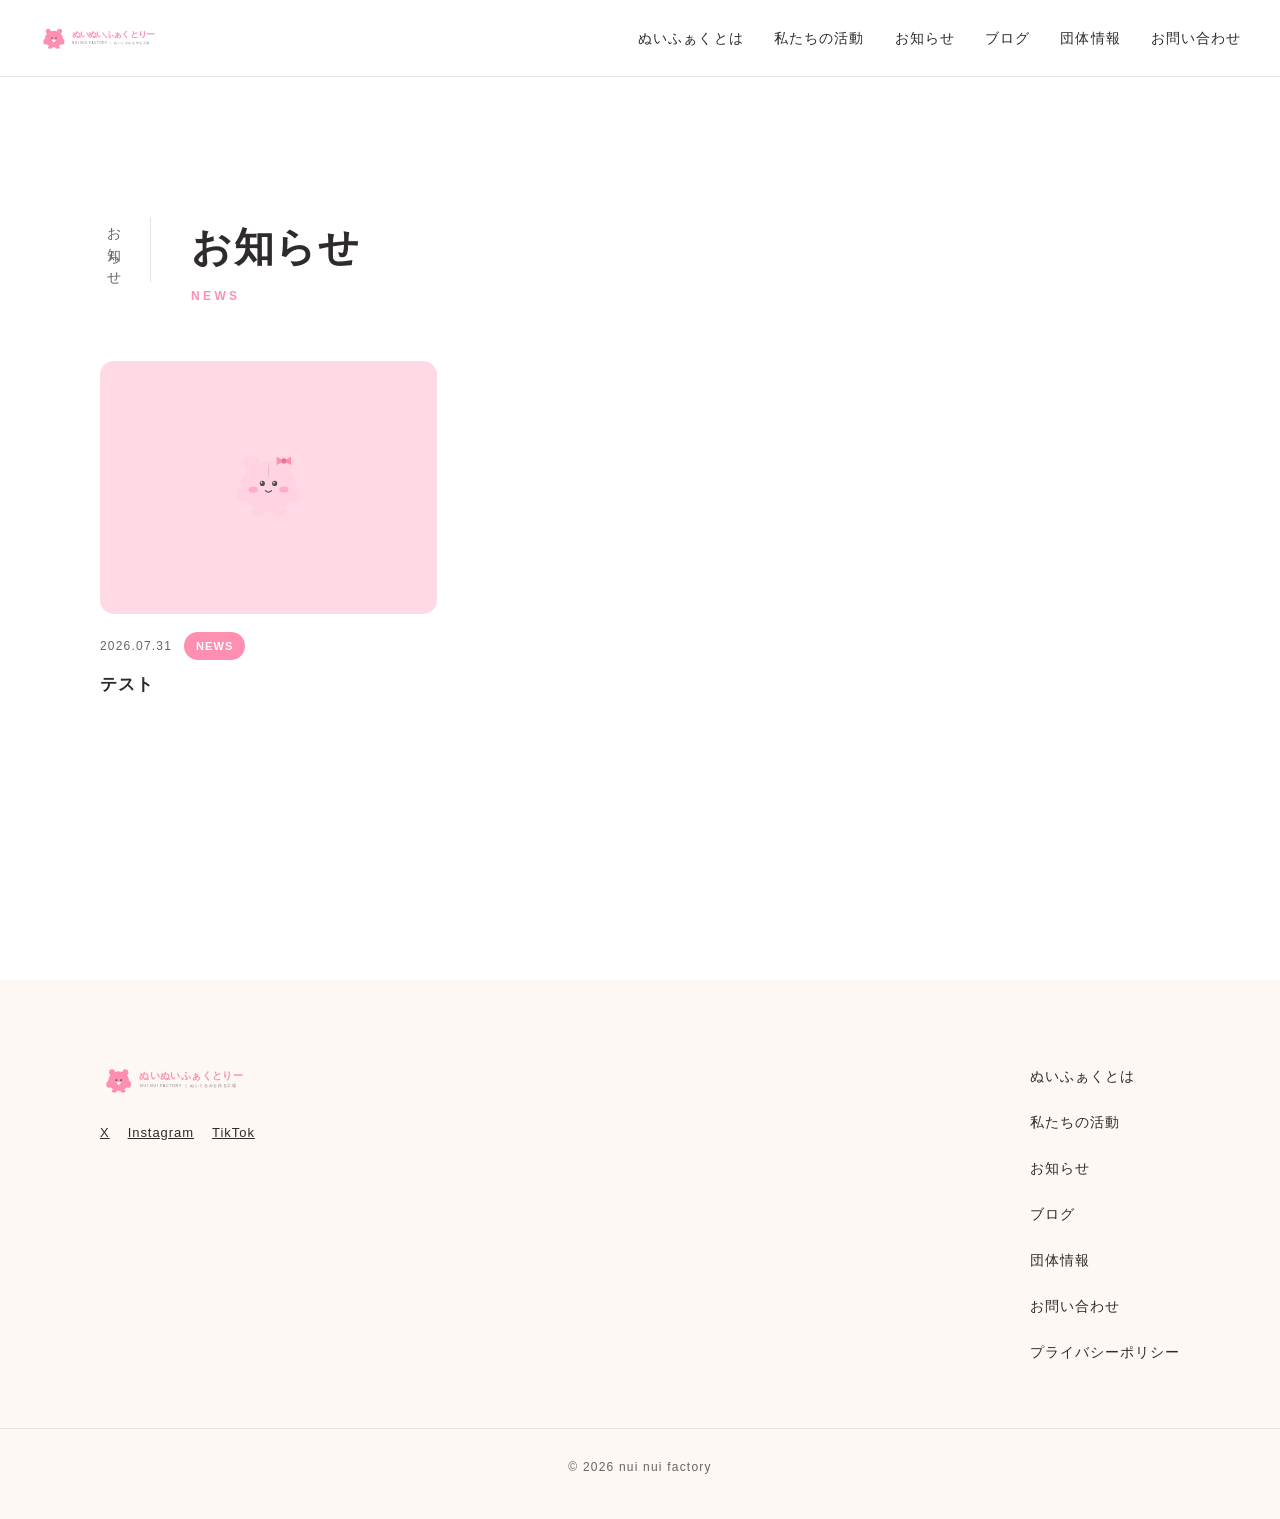
<file: news/index.html>
<!DOCTYPE html>
<html lang="ja">
<head>
<meta charset="UTF-8">
<meta name="viewport" content="width=device-width, initial-scale=1">
<title>お知らせ｜ぬいぬいふぁくとりー</title>
<meta name="description" content="ぬいぬいふぁくとりーからのお知らせ・出店情報の一覧です。">
<link rel="icon" href="../assets/img/mascot-pink.svg" type="image/svg+xml">
<link rel="stylesheet" href="../assets/css/style.css">
</head>
<body>

<header class="header">
  <div class="header__inner">
    <a href="../index.html" class="header__logo"><img src="../assets/img/logo.svg" alt="ぬいぬいふぁくとりー"></a>
    <nav class="gnav">
      <ul>
        <li><a href="../index.html#about">ぬいふぁくとは</a></li>
        <li><a href="../works.html">私たちの活動</a></li>
        <li><a href="../news/">お知らせ</a></li>
        <li><a href="../blog/">ブログ</a></li>
        <li><a href="../index.html#company">団体情報</a></li>
        <li><a href="../index.html#contact">お問い合わせ</a></li>
      </ul>
    </nav>
    <button class="hamburger" aria-label="メニュー" aria-expanded="false">
      <span></span><span></span><span></span>
    </button>
  </div>
</header>
<div class="drawer">
  <a href="../index.html">TOP</a>
  <a href="../index.html#about">ぬいふぁくとは</a>
  <a href="../works.html">私たちの活動</a>
  <a href="../news/">お知らせ</a>
  <a href="../blog/">ブログ</a>
  <a href="../index.html#company">団体情報</a>
  <a href="../index.html#contact">お問い合わせ</a>
</div>

<main>
<section class="section">
  <div class="wrap">
    <div class="section-head">
      <span class="vlabel">お知らせ</span>
      <h2>お知らせ<span class="en">NEWS</span></h2>
    </div>
    <!-- NEWS_LIST_START -->
<div class="cards">
<a class="card" href="../news/20260731-9l2k.html">
  <div class="card__thumb"><img src="../assets/img/mascot-lpink.svg" alt="" style="object-fit:contain;padding:18%"></div>
  <div class="card__meta"><span class="card__date">2026.07.31</span><span class="badge">NEWS</span></div>
  <h3 class="card__title">テスト</h3>
</a>
</div>
    <!-- NEWS_LIST_END -->
  </div>
</section>
</main>

<footer class="footer">
  <div class="wrap footer__inner">
    <div>
      <div class="footer__logo"><img src="../assets/img/logo.svg" alt="ぬいぬいふぁくとりー"></div>
      <div class="footer__sns">
        <a href="https://x.com/nuinuifactory" target="_blank" rel="noopener">X</a>
        <a href="https://www.instagram.com/nuinuifactory" target="_blank" rel="noopener">Instagram</a>
        <a href="https://www.tiktok.com/@nuinuifactory" target="_blank" rel="noopener">TikTok</a>
      </div>
    </div>
    <nav>
      <ul>
        <li><a href="../index.html#about">ぬいふぁくとは</a></li>
        <li><a href="../works.html">私たちの活動</a></li>
        <li><a href="../news/">お知らせ</a></li>
        <li><a href="../blog/">ブログ</a></li>
        <li><a href="../index.html#company">団体情報</a></li>
        <li><a href="../index.html#contact">お問い合わせ</a></li>
        <li><a href="../privacy.html">プライバシーポリシー</a></li>
      </ul>
    </nav>
  </div>
  <p class="footer__copy">© 2026 nui nui factory</p>
</footer>

<script src="../assets/js/site.js"></script>
</body>
</html>
</file>
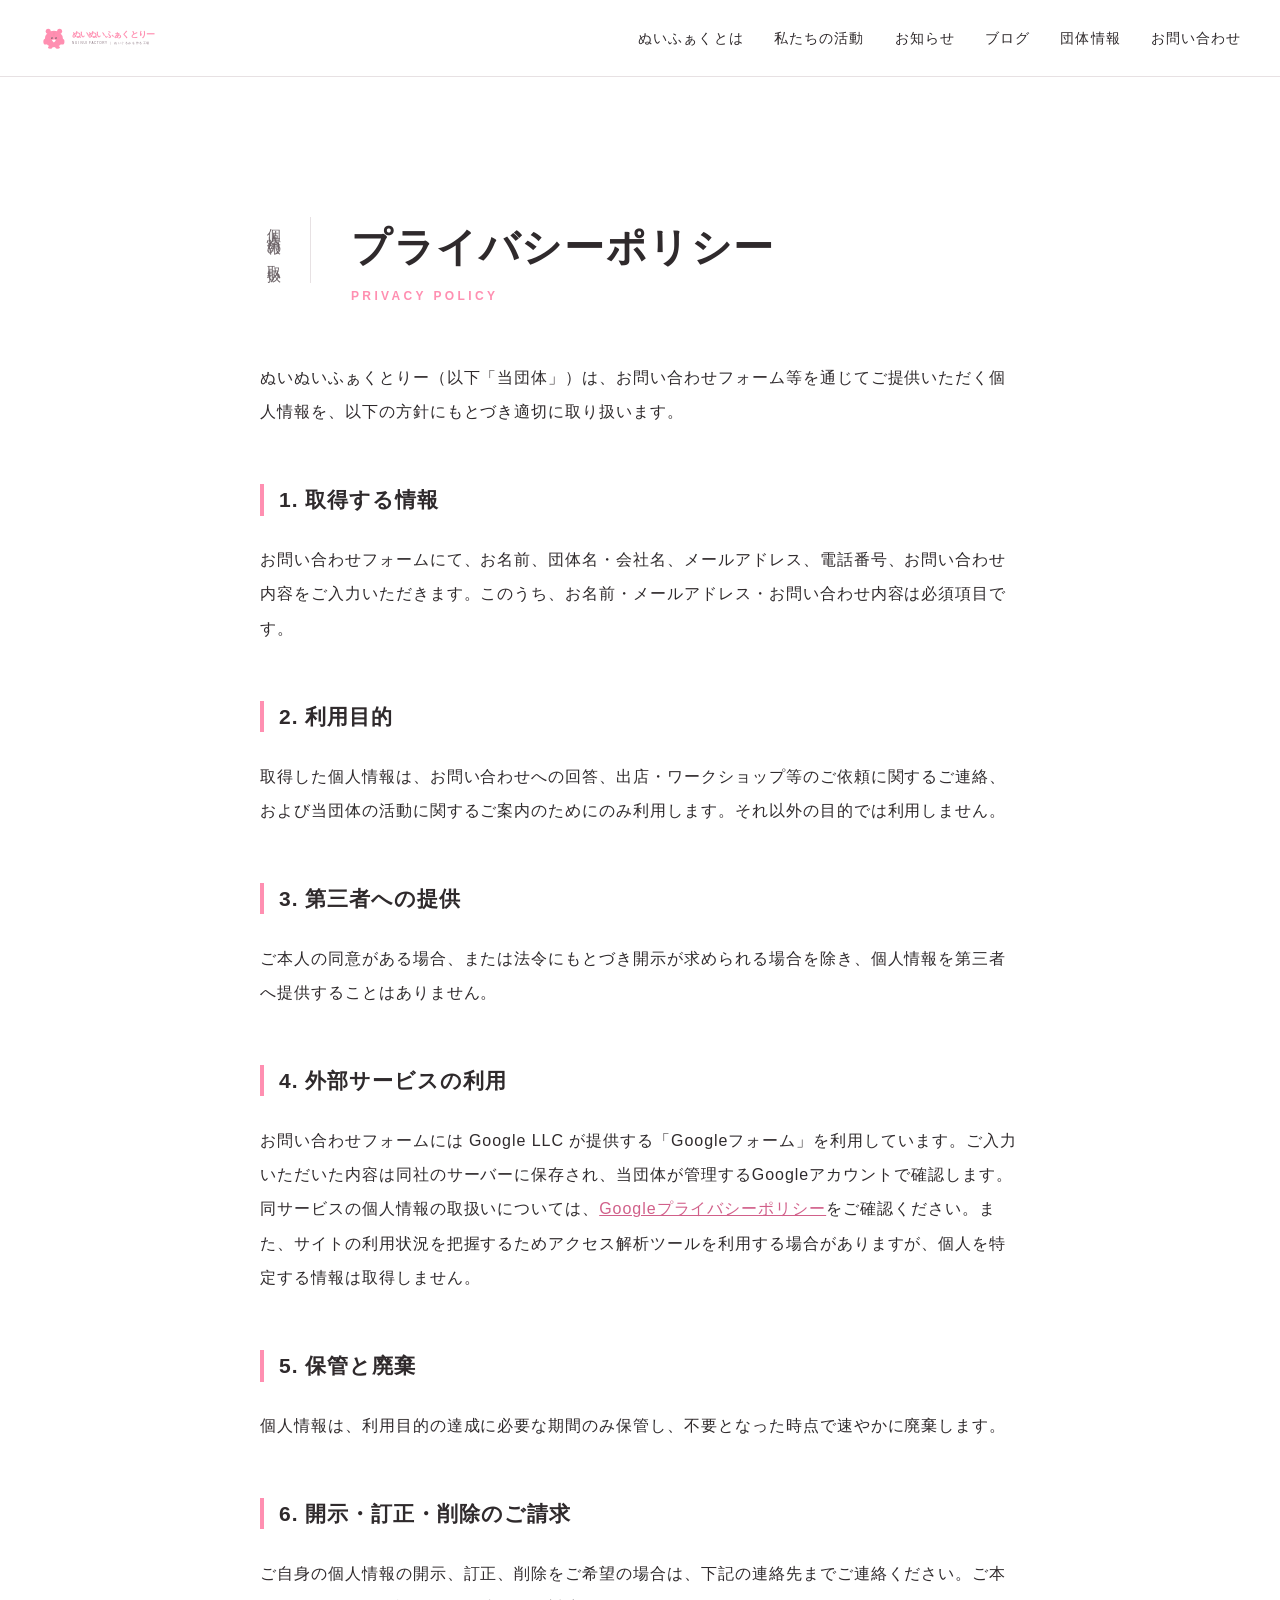
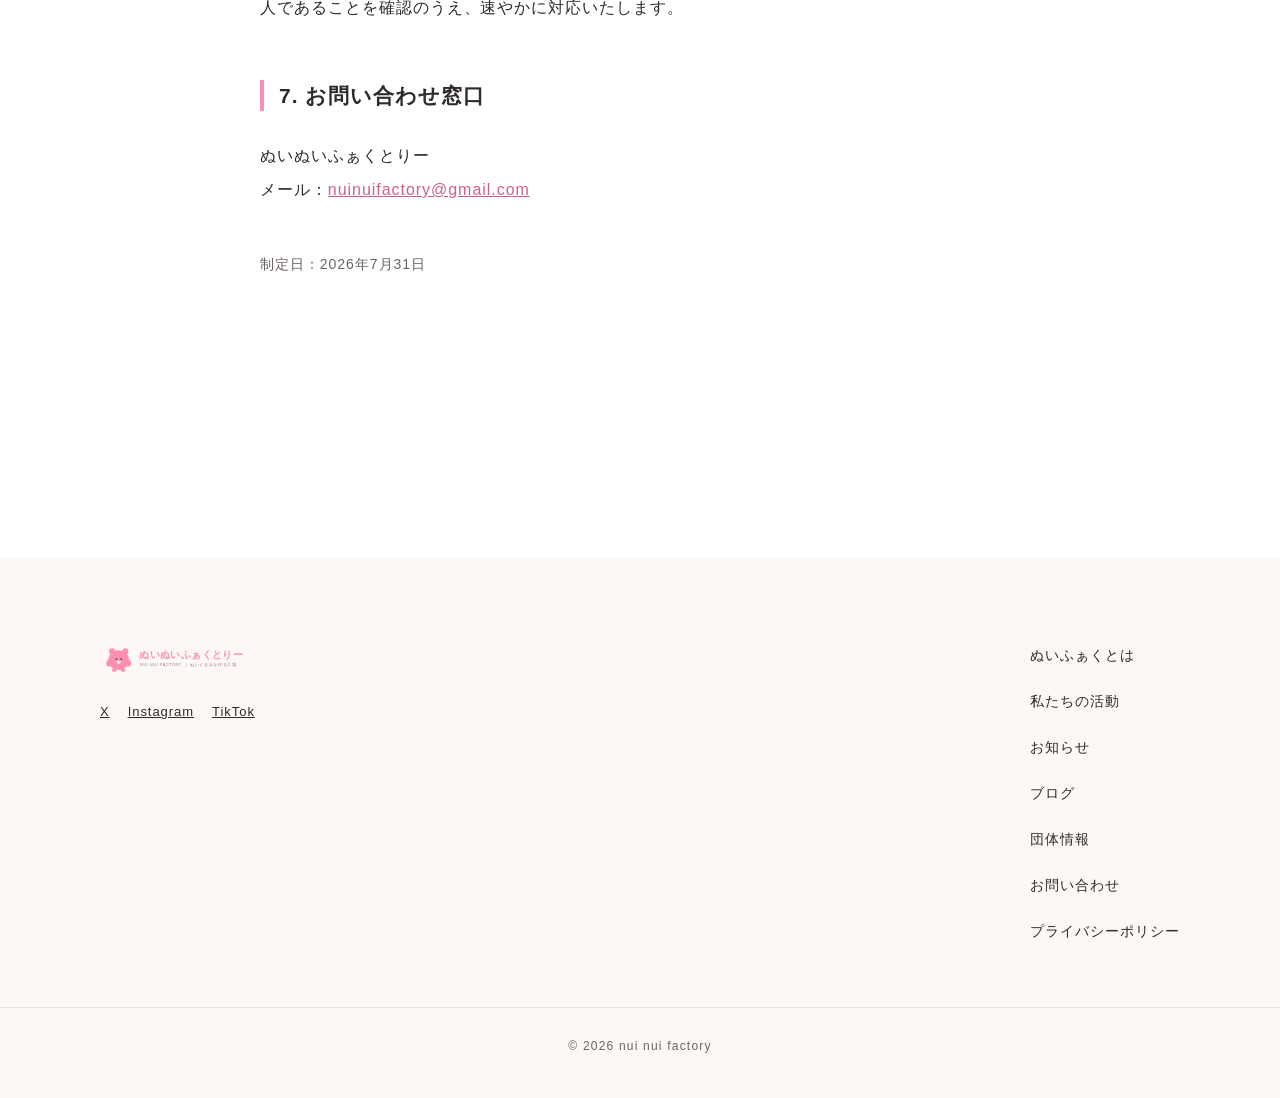
<file: privacy.html>
<!DOCTYPE html>
<html lang="ja">
<head>
<meta charset="UTF-8">
<meta name="viewport" content="width=device-width, initial-scale=1">
<title>プライバシーポリシー｜ぬいぬいふぁくとりー</title>
<meta name="description" content="ぬいぬいふぁくとりーの個人情報の取扱いについて。">
<link rel="icon" href="assets/img/mascot-pink.svg" type="image/svg+xml">
<link rel="stylesheet" href="assets/css/style.css">
</head>
<body>

<header class="header">
  <div class="header__inner">
    <a href="index.html" class="header__logo"><img src="assets/img/logo.svg" alt="ぬいぬいふぁくとりー"></a>
    <nav class="gnav">
      <ul>
        <li><a href="index.html#about">ぬいふぁくとは</a></li>
        <li><a href="works.html">私たちの活動</a></li>
        <li><a href="news/">お知らせ</a></li>
        <li><a href="blog/">ブログ</a></li>
        <li><a href="index.html#company">団体情報</a></li>
        <li><a href="index.html#contact">お問い合わせ</a></li>
      </ul>
    </nav>
    <button class="hamburger" aria-label="メニュー" aria-expanded="false">
      <span></span><span></span><span></span>
    </button>
  </div>
</header>
<div class="drawer">
  <a href="index.html">TOP</a>
  <a href="index.html#about">ぬいふぁくとは</a>
  <a href="works.html">私たちの活動</a>
  <a href="news/">お知らせ</a>
  <a href="blog/">ブログ</a>
  <a href="index.html#company">団体情報</a>
  <a href="index.html#contact">お問い合わせ</a>
</div>

<main>
<section class="section">
  <div class="wrap" style="max-width:760px;">
    <div class="section-head">
      <span class="vlabel">個人情報の取扱い</span>
      <h2>プライバシーポリシー<span class="en">PRIVACY POLICY</span></h2>
    </div>
    <div class="article__body">
      <p>ぬいぬいふぁくとりー（以下「当団体」）は、お問い合わせフォーム等を通じてご提供いただく個人情報を、以下の方針にもとづき適切に取り扱います。</p>

      <h2>1. 取得する情報</h2>
      <p>お問い合わせフォームにて、お名前、団体名・会社名、メールアドレス、電話番号、お問い合わせ内容をご入力いただきます。このうち、お名前・メールアドレス・お問い合わせ内容は必須項目です。</p>

      <h2>2. 利用目的</h2>
      <p>取得した個人情報は、お問い合わせへの回答、出店・ワークショップ等のご依頼に関するご連絡、および当団体の活動に関するご案内のためにのみ利用します。それ以外の目的では利用しません。</p>

      <h2>3. 第三者への提供</h2>
      <p>ご本人の同意がある場合、または法令にもとづき開示が求められる場合を除き、個人情報を第三者へ提供することはありません。</p>

      <h2>4. 外部サービスの利用</h2>
      <p>お問い合わせフォームには Google LLC が提供する「Googleフォーム」を利用しています。ご入力いただいた内容は同社のサーバーに保存され、当団体が管理するGoogleアカウントで確認します。同サービスの個人情報の取扱いについては、<a href="https://policies.google.com/privacy?hl=ja" target="_blank" rel="noopener">Googleプライバシーポリシー</a>をご確認ください。また、サイトの利用状況を把握するためアクセス解析ツールを利用する場合がありますが、個人を特定する情報は取得しません。</p>

      <h2>5. 保管と廃棄</h2>
      <p>個人情報は、利用目的の達成に必要な期間のみ保管し、不要となった時点で速やかに廃棄します。</p>

      <h2>6. 開示・訂正・削除のご請求</h2>
      <p>ご自身の個人情報の開示、訂正、削除をご希望の場合は、下記の連絡先までご連絡ください。ご本人であることを確認のうえ、速やかに対応いたします。</p>

      <h2>7. お問い合わせ窓口</h2>
      <p>ぬいぬいふぁくとりー<br>メール：<a href="mailto:nuinuifactory@gmail.com">nuinuifactory@gmail.com</a></p>

      <p style="margin-top:3em;color:var(--ink-soft);font-size:14px;">制定日：2026年7月31日</p>
    </div>
  </div>
</section>
</main>

<footer class="footer">
  <div class="wrap footer__inner">
    <div>
      <div class="footer__logo"><img src="assets/img/logo.svg" alt="ぬいぬいふぁくとりー"></div>
      <div class="footer__sns">
        <a href="https://x.com/nuinuifactory" target="_blank" rel="noopener">X</a>
        <a href="https://www.instagram.com/nuinuifactory" target="_blank" rel="noopener">Instagram</a>
        <a href="https://www.tiktok.com/@nuinuifactory" target="_blank" rel="noopener">TikTok</a>
      </div>
    </div>
    <nav>
      <ul>
        <li><a href="index.html#about">ぬいふぁくとは</a></li>
        <li><a href="works.html">私たちの活動</a></li>
        <li><a href="news/">お知らせ</a></li>
        <li><a href="blog/">ブログ</a></li>
        <li><a href="index.html#company">団体情報</a></li>
        <li><a href="index.html#contact">お問い合わせ</a></li>
        <li><a href="privacy.html">プライバシーポリシー</a></li>
      </ul>
    </nav>
  </div>
  <p class="footer__copy">© 2026 nui nui factory</p>
</footer>

<script src="assets/js/site.js"></script>
</body>
</html>
</file>
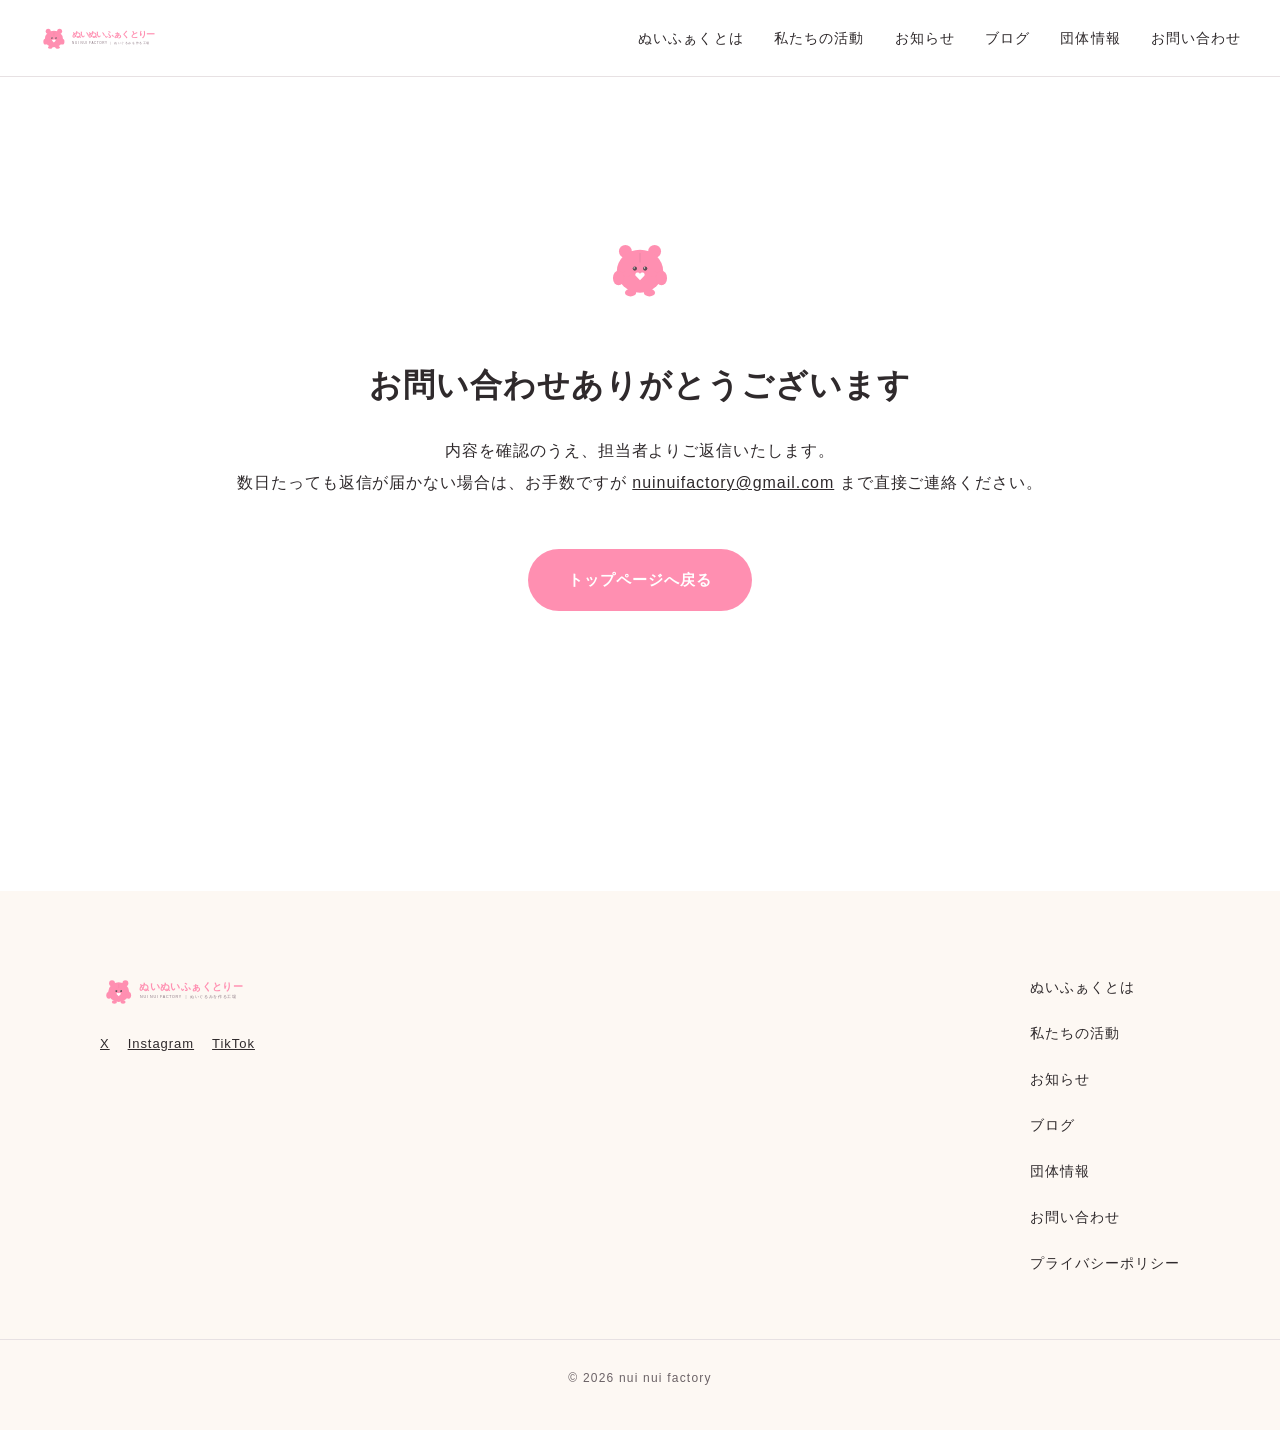
<file: thanks.html>
<!DOCTYPE html>
<html lang="ja">
<head>
<meta charset="UTF-8">
<meta name="viewport" content="width=device-width, initial-scale=1">
<title>お問い合わせありがとうございます｜ぬいぬいふぁくとりー</title>
<meta name="description" content="お問い合わせを受け付けました。">
<link rel="icon" href="assets/img/mascot-pink.svg" type="image/svg+xml">
<link rel="stylesheet" href="assets/css/style.css">
</head>
<body>

<header class="header">
  <div class="header__inner">
    <a href="index.html" class="header__logo"><img src="assets/img/logo.svg" alt="ぬいぬいふぁくとりー"></a>
    <nav class="gnav">
      <ul>
        <li><a href="index.html#about">ぬいふぁくとは</a></li>
        <li><a href="works.html">私たちの活動</a></li>
        <li><a href="news/">お知らせ</a></li>
        <li><a href="blog/">ブログ</a></li>
        <li><a href="index.html#company">団体情報</a></li>
        <li><a href="index.html#contact">お問い合わせ</a></li>
      </ul>
    </nav>
    <button class="hamburger" aria-label="メニュー" aria-expanded="false">
      <span></span><span></span><span></span>
    </button>
  </div>
</header>
<div class="drawer">
  <a href="index.html">TOP</a>
  <a href="index.html#about">ぬいふぁくとは</a>
  <a href="works.html">私たちの活動</a>
  <a href="news/">お知らせ</a>
  <a href="blog/">ブログ</a>
  <a href="index.html#company">団体情報</a>
  <a href="index.html#contact">お問い合わせ</a>
</div>

<main>
<section class="section" style="text-align:center;">
  <div class="wrap">
    <img src="assets/img/mascot-pink.svg" alt="" style="width:110px;margin:0 auto 34px;">
    <h1 style="font-size:clamp(22px,4vw,32px);">お問い合わせありがとうございます</h1>
    <p style="margin-top:26px;">内容を確認のうえ、担当者よりご返信いたします。<br>
       数日たっても返信が届かない場合は、お手数ですが
       <a href="mailto:nuinuifactory@gmail.com">nuinuifactory@gmail.com</a> まで直接ご連絡ください。</p>
    <p style="margin-top:50px;"><a href="index.html" class="btn btn--pink">トップページへ戻る</a></p>
  </div>
</section>
</main>

<footer class="footer">
  <div class="wrap footer__inner">
    <div>
      <div class="footer__logo"><img src="assets/img/logo.svg" alt="ぬいぬいふぁくとりー"></div>
      <div class="footer__sns">
        <a href="https://x.com/nuinuifactory" target="_blank" rel="noopener">X</a>
        <a href="https://www.instagram.com/nuinuifactory" target="_blank" rel="noopener">Instagram</a>
        <a href="https://www.tiktok.com/@nuinuifactory" target="_blank" rel="noopener">TikTok</a>
      </div>
    </div>
    <nav>
      <ul>
        <li><a href="index.html#about">ぬいふぁくとは</a></li>
        <li><a href="works.html">私たちの活動</a></li>
        <li><a href="news/">お知らせ</a></li>
        <li><a href="blog/">ブログ</a></li>
        <li><a href="index.html#company">団体情報</a></li>
        <li><a href="index.html#contact">お問い合わせ</a></li>
        <li><a href="privacy.html">プライバシーポリシー</a></li>
      </ul>
    </nav>
  </div>
  <p class="footer__copy">© 2026 nui nui factory</p>
</footer>

<script src="assets/js/site.js"></script>
</body>
</html>
</file>
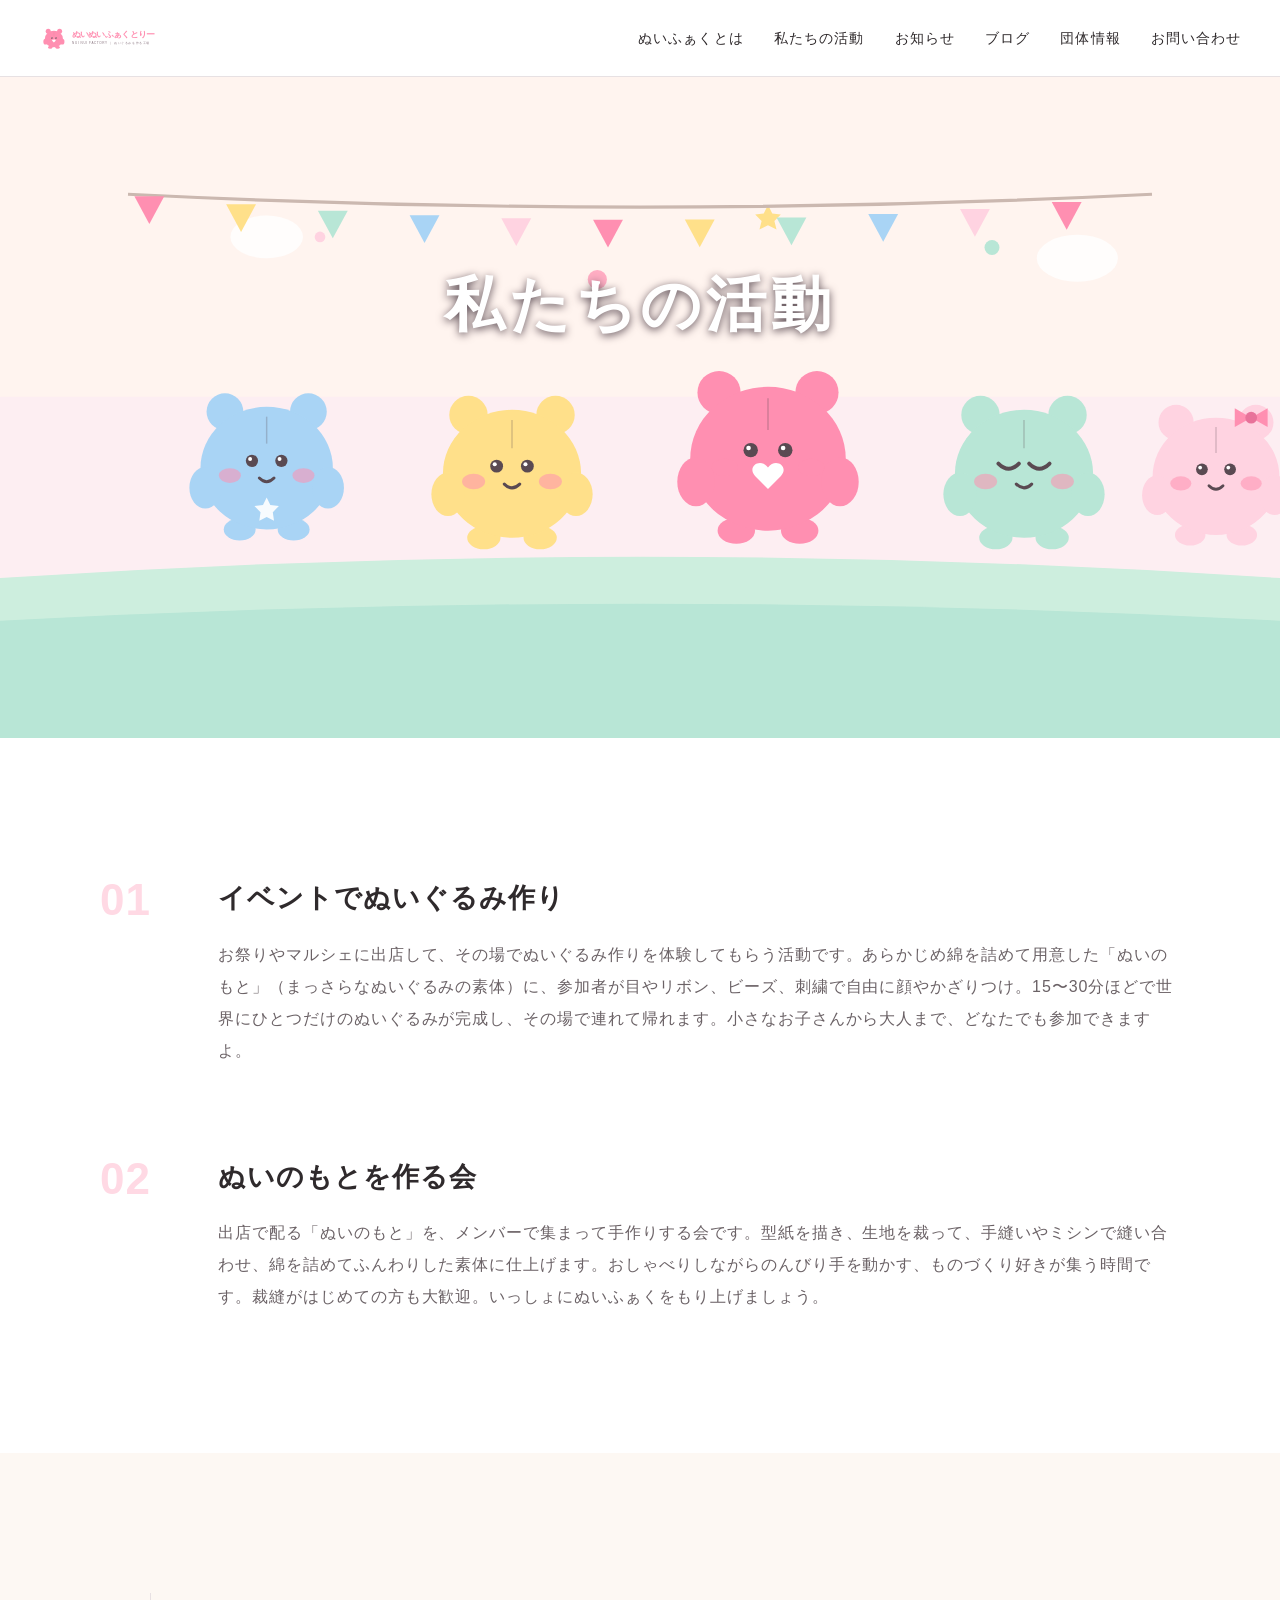
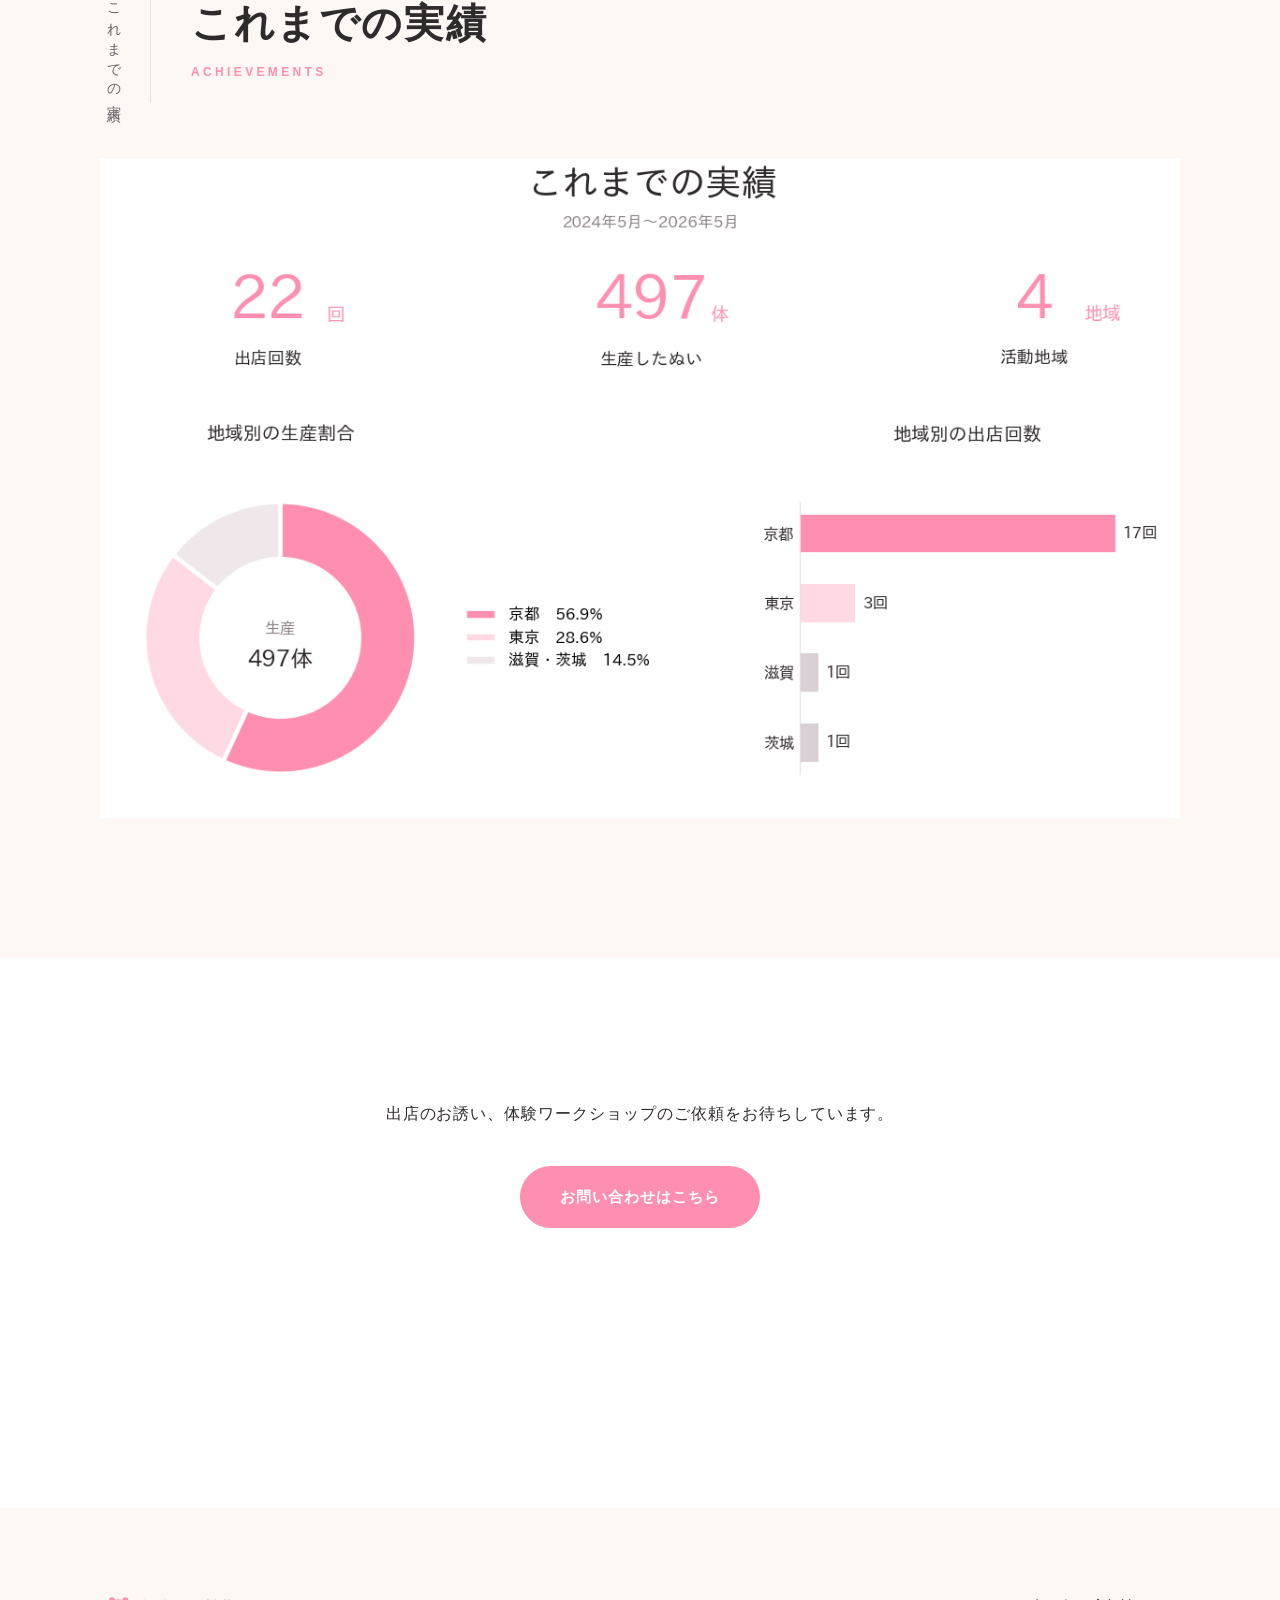
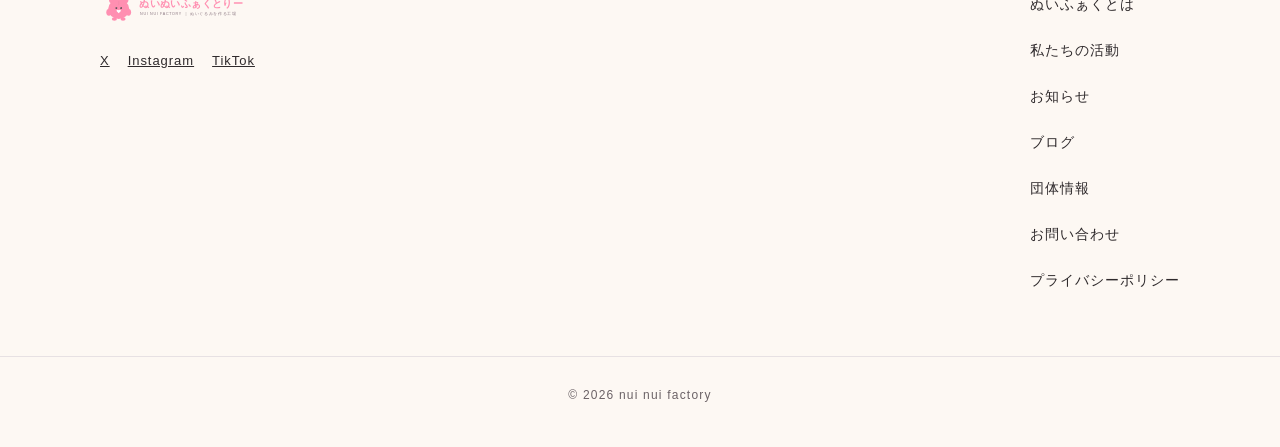
<file: works.html>
<!DOCTYPE html>
<html lang="ja">
<head>
<meta charset="UTF-8">
<meta name="viewport" content="width=device-width, initial-scale=1">
<title>私たちの活動｜ぬいぬいふぁくとりー</title>
<meta name="description" content="イベントでのぬいぐるみ作りワークショップと、素体「ぬいのもと」を手作りする会。ぬいぬいふぁくとりーの活動と、これまでの実績をご紹介します。">
<link rel="icon" href="assets/img/mascot-pink.svg" type="image/svg+xml">
<link rel="stylesheet" href="assets/css/style.css">
</head>
<body>

<header class="header">
  <div class="header__inner">
    <a href="index.html" class="header__logo"><img src="assets/img/logo.svg" alt="ぬいぬいふぁくとりー"></a>
    <nav class="gnav">
      <ul>
        <li><a href="index.html#about">ぬいふぁくとは</a></li>
        <li><a href="works.html">私たちの活動</a></li>
        <li><a href="news/">お知らせ</a></li>
        <li><a href="blog/">ブログ</a></li>
        <li><a href="index.html#company">団体情報</a></li>
        <li><a href="index.html#contact">お問い合わせ</a></li>
      </ul>
    </nav>
    <button class="hamburger" aria-label="メニュー" aria-expanded="false">
      <span></span><span></span><span></span>
    </button>
  </div>
</header>
<div class="drawer">
  <a href="index.html">TOP</a>
  <a href="index.html#about">ぬいふぁくとは</a>
  <a href="works.html">私たちの活動</a>
  <a href="news/">お知らせ</a>
  <a href="blog/">ブログ</a>
  <a href="index.html#company">団体情報</a>
  <a href="index.html#contact">お問い合わせ</a>
</div>

<main>

<section class="hero">
  <div class="hero__img"><img src="assets/img/hero.svg" alt="" width="1200" height="620"></div>
  <div class="hero__copy"><h1>私たちの活動</h1></div>
</section>

<section class="section">
  <div class="wrap">
    <div class="activity">
      <div class="activity__item">
        <span class="activity__num">01</span>
        <div>
          <h3>イベントでぬいぐるみ作り</h3>
          <p>お祭りやマルシェに出店して、その場でぬいぐるみ作りを体験してもらう活動です。あらかじめ綿を詰めて用意した「ぬいのもと」（まっさらなぬいぐるみの素体）に、参加者が目やリボン、ビーズ、刺繍で自由に顔やかざりつけ。15〜30分ほどで世界にひとつだけのぬいぐるみが完成し、その場で連れて帰れます。小さなお子さんから大人まで、どなたでも参加できますよ。</p>
        </div>
      </div>
      <div class="activity__item">
        <span class="activity__num">02</span>
        <div>
          <h3>ぬいのもとを作る会</h3>
          <p>出店で配る「ぬいのもと」を、メンバーで集まって手作りする会です。型紙を描き、生地を裁って、手縫いやミシンで縫い合わせ、綿を詰めてふんわりした素体に仕上げます。おしゃべりしながらのんびり手を動かす、ものづくり好きが集う時間です。裁縫がはじめての方も大歓迎。いっしょにぬいふぁくをもり上げましょう。</p>
        </div>
      </div>
    </div>
  </div>
</section>

<section class="section section--cream">
  <div class="wrap">
    <div class="section-head">
      <span class="vlabel">これまでの実績</span>
      <h2>これまでの実績<span class="en">ACHIEVEMENTS</span></h2>
    </div>
    <img src="assets/img/achievements.png" alt="これまでの実績：出店22回、生産497体、活動4地域。地域別の生産割合と出店回数のグラフ">
  </div>
</section>

<section class="section">
  <div class="wrap" style="text-align:center;">
    <p style="margin-bottom:36px;">出店のお誘い、体験ワークショップのご依頼をお待ちしています。</p>
    <a href="index.html#contact" class="btn btn--pink">お問い合わせはこちら</a>
  </div>
</section>

</main>

<footer class="footer">
  <div class="wrap footer__inner">
    <div>
      <div class="footer__logo"><img src="assets/img/logo.svg" alt="ぬいぬいふぁくとりー"></div>
      <div class="footer__sns">
        <a href="https://x.com/nuinuifactory" target="_blank" rel="noopener">X</a>
        <a href="https://www.instagram.com/nuinuifactory" target="_blank" rel="noopener">Instagram</a>
        <a href="https://www.tiktok.com/@nuinuifactory" target="_blank" rel="noopener">TikTok</a>
      </div>
    </div>
    <nav>
      <ul>
        <li><a href="index.html#about">ぬいふぁくとは</a></li>
        <li><a href="works.html">私たちの活動</a></li>
        <li><a href="news/">お知らせ</a></li>
        <li><a href="blog/">ブログ</a></li>
        <li><a href="index.html#company">団体情報</a></li>
        <li><a href="index.html#contact">お問い合わせ</a></li>
        <li><a href="privacy.html">プライバシーポリシー</a></li>
      </ul>
    </nav>
  </div>
  <p class="footer__copy">© 2026 nui nui factory</p>
</footer>

<script src="assets/js/site.js"></script>
</body>
</html>
</file>
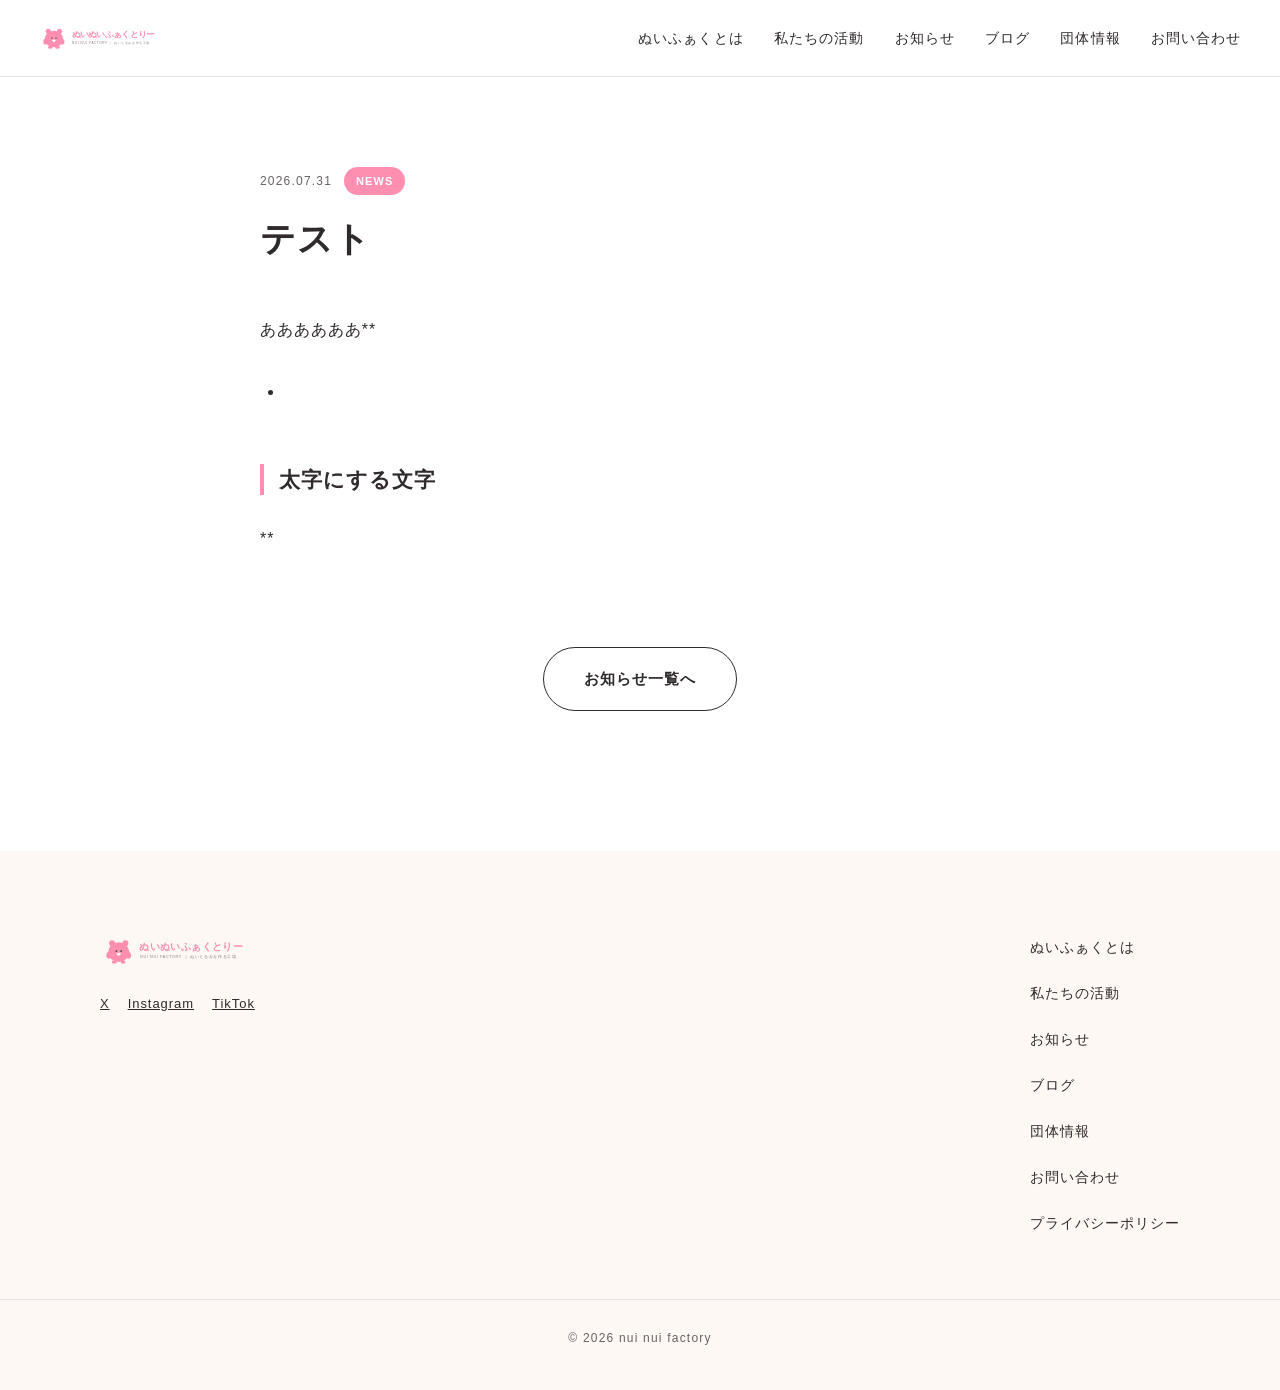
<file: news/20260731-9l2k.html>
<!DOCTYPE html>
<html lang="ja">
<head>
<meta charset="UTF-8">
<meta name="viewport" content="width=device-width, initial-scale=1">
<title>テスト｜ぬいぬいふぁくとりー</title>
<meta name="description" content="テスト">
<link rel="icon" href="../assets/img/mascot-pink.svg" type="image/svg+xml">
<link rel="stylesheet" href="../assets/css/style.css">
<meta property="og:type" content="article">
<meta property="og:title" content="テスト">
<meta property="og:description" content="テスト">
<meta property="og:image" content="../assets/img/hero.svg">
</head>
<body>

<header class="header">
  <div class="header__inner">
    <a href="../index.html" class="header__logo"><img src="../assets/img/logo.svg" alt="ぬいぬいふぁくとりー"></a>
    <nav class="gnav">
      <ul>
        <li><a href="../index.html#about">ぬいふぁくとは</a></li>
        <li><a href="../works.html">私たちの活動</a></li>
        <li><a href="../news/">お知らせ</a></li>
        <li><a href="../blog/">ブログ</a></li>
        <li><a href="../index.html#company">団体情報</a></li>
        <li><a href="../index.html#contact">お問い合わせ</a></li>
      </ul>
    </nav>
    <button class="hamburger" aria-label="メニュー" aria-expanded="false">
      <span></span><span></span><span></span>
    </button>
  </div>
</header>
<div class="drawer">
  <a href="../index.html">TOP</a>
  <a href="../index.html#about">ぬいふぁくとは</a>
  <a href="../works.html">私たちの活動</a>
  <a href="../news/">お知らせ</a>
  <a href="../blog/">ブログ</a>
  <a href="../index.html#company">団体情報</a>
  <a href="../index.html#contact">お問い合わせ</a>
</div>

<main>
<article class="article">
  <div class="article__head">
    <div class="card__meta">
      <span class="card__date">2026.07.31</span>
      <span class="badge">NEWS</span>
    </div>
    <h1 class="article__title">テスト</h1>
  </div>

  

  <div class="article__body">
<p>ああああああ**</p>
<ul><li></li></ul>
<h2>太字にする文字</h2>
<p>**</p>
  </div>

  <p class="article__back"><a href="../news/" class="btn btn--ghost">お知らせ一覧へ</a></p>
</article>
</main>

<footer class="footer">
  <div class="wrap footer__inner">
    <div>
      <div class="footer__logo"><img src="../assets/img/logo.svg" alt="ぬいぬいふぁくとりー"></div>
      <div class="footer__sns">
        <a href="https://x.com/nuinuifactory" target="_blank" rel="noopener">X</a>
        <a href="https://www.instagram.com/nuinuifactory" target="_blank" rel="noopener">Instagram</a>
        <a href="https://www.tiktok.com/@nuinuifactory" target="_blank" rel="noopener">TikTok</a>
      </div>
    </div>
    <nav>
      <ul>
        <li><a href="../index.html#about">ぬいふぁくとは</a></li>
        <li><a href="../works.html">私たちの活動</a></li>
        <li><a href="../news/">お知らせ</a></li>
        <li><a href="../blog/">ブログ</a></li>
        <li><a href="../index.html#company">団体情報</a></li>
        <li><a href="../index.html#contact">お問い合わせ</a></li>
        <li><a href="../privacy.html">プライバシーポリシー</a></li>
      </ul>
    </nav>
  </div>
  <p class="footer__copy">© 2026 nui nui factory</p>
</footer>

<script src="../assets/js/site.js"></script>
</body>
</html>
</file>
<file: assets/css/style.css>
@charset "UTF-8";
/* ==========================================================================
   ぬいぬいふぁくとりー サイト共通スタイル
   色やサイズを変えたいときは、下の :root の値だけ書き換えれば全ページに反映されます
   ========================================================================== */

:root {
  --pink:        #ff8fb1;   /* キーカラー（ボタン・アクセント） */
  --pink-soft:   #ffd9e4;   /* 薄いピンク（背景・バッジ） */
  --cream:       #fdf8f3;   /* セクション背景のクリーム */
  --ink:         #2f2a2c;   /* 本文の文字色 */
  --ink-soft:    #6b6266;   /* 補助テキスト */
  --line:        #e7e1e3;   /* 罫線 */
  --shadow:      #5a4a52;   /* 見出しの影 */

  --wrap:        1080px;    /* コンテンツの最大幅 */
  --gap-section: 140px;     /* セクション間の余白（PC） */
  --radius:      14px;
}

/* ---------- リセット ---------- */
*, *::before, *::after { box-sizing: border-box; }
html { scroll-behavior: smooth; -webkit-text-size-adjust: 100%; }
body {
  margin: 0;
  font-family: "Hiragino Sans", "Hiragino Kaku Gothic ProN", "Noto Sans JP",
               "Yu Gothic Medium", "Yu Gothic", Meiryo, sans-serif;
  font-size: 16px;
  line-height: 2;
  letter-spacing: 0.06em;
  color: var(--ink);
  background: #fff;
  overflow-x: hidden;              /* スマホの横スクロール防止 */
}
img, svg { max-width: 100%; height: auto; display: block; }
a { color: inherit; }
ul { margin: 0; padding: 0; list-style: none; }
h1, h2, h3, h4 { margin: 0; line-height: 1.5; font-weight: 700; }
p  { margin: 0; }

/* ---------- 共通レイアウト ---------- */
.wrap { width: min(88%, var(--wrap)); margin-inline: auto; }
.section { padding-block: var(--gap-section); }
.section--cream { background: var(--cream); }

/* ページ内リンクで飛んだとき、固定ヘッダーの下に見出しが隠れないようにする */
:target, .section, [id] { scroll-margin-top: 96px; }

/* 縦書きラベル（「ご挨拶」など、セクション脇の飾り） */
.vlabel {
  writing-mode: vertical-rl;
  white-space: nowrap;          /* 2列に折り返さないように */
  font-size: 14px;
  letter-spacing: 0.3em;
  color: var(--ink-soft);
  padding-right: 22px;
  border-right: 1px solid var(--line);
  flex: none;
}
.section-head { display: flex; gap: 40px; align-items: flex-start; margin-bottom: 56px; }
.section-head h2 { font-size: clamp(26px, 4.2vw, 40px); letter-spacing: 0.04em; }
.section-head .en {
  display: block; margin-top: 10px;
  font-size: 12px; letter-spacing: 0.28em; color: var(--pink); font-weight: 700;
}

/* ボタン */
.btn {
  display: inline-block; padding: 16px 40px; border-radius: 999px;
  font-size: 15px; font-weight: 700; text-decoration: none;
  transition: opacity .2s, transform .2s;
}
.btn:hover { opacity: .82; transform: translateY(-1px); }
.btn--pink  { background: var(--pink); color: #fff; }
.btn--ghost { border: 1px solid var(--ink); color: var(--ink); }

/* ==========================================================================
   ヘッダー
   ========================================================================== */
.header {
  position: sticky; top: 0; z-index: 50;
  background: rgba(255,255,255,.93);
  backdrop-filter: blur(8px);
  border-bottom: 1px solid var(--line);
}
.header__inner {
  width: min(94%, 1280px); margin-inline: auto;
  display: flex; align-items: center; justify-content: space-between;
  height: 76px;
}
.header__logo img { height: 34px; width: auto; }
.gnav ul { display: flex; gap: 30px; }
.gnav a {
  font-size: 14px; text-decoration: none; letter-spacing: .08em;
  padding-block: 6px; border-bottom: 2px solid transparent; transition: border-color .2s;
}
.gnav a:hover { border-bottom-color: var(--pink); }

/* ハンバーガー */
.hamburger {
  display: none; width: 44px; height: 44px; border: 0; background: none;
  cursor: pointer; padding: 0; position: relative;
}
.hamburger span {
  position: absolute; left: 10px; width: 24px; height: 2px; background: var(--ink);
  transition: transform .3s, opacity .3s;
}
.hamburger span:nth-child(1) { top: 15px; }
.hamburger span:nth-child(2) { top: 21px; }
.hamburger span:nth-child(3) { top: 27px; }
.is-open .hamburger span:nth-child(1) { transform: translateY(6px) rotate(45deg); }
.is-open .hamburger span:nth-child(2) { opacity: 0; }
.is-open .hamburger span:nth-child(3) { transform: translateY(-6px) rotate(-45deg); }

/* スマホメニュー */
.drawer {
  position: fixed; inset: 76px 0 0; background: #fff; z-index: 40;
  padding: 40px 8%; transform: translateX(100%); transition: transform .32s ease;
  overflow-y: auto;
}
.is-open .drawer { transform: translateX(0); }
.drawer a {
  display: flex; align-items: center; gap: 14px;
  padding: 20px 0; border-bottom: 1px solid var(--line);
  text-decoration: none; font-size: 17px;
}
.drawer a::before {
  content: ""; width: 7px; height: 7px; border-radius: 50%; background: var(--pink); flex: none;
}

/* ==========================================================================
   ヒーロー
   ========================================================================== */
.hero { position: relative; }
.hero__img img { width: 100%; }
.hero__copy {
  position: absolute; inset: 0;
  display: grid; align-content: center; justify-items: center; text-align: center;
  padding-inline: 6%;
  padding-bottom: 16%;   /* くまと重ならないよう、少し上寄せ */
}
.hero__copy h1 {
  color: #fff; font-size: clamp(28px, 6vw, 60px); letter-spacing: .08em;
  text-shadow: 0 2px 8px var(--shadow);
}
.hero__copy p {
  margin-top: 18px; color: #fff; font-size: clamp(13px, 2.2vw, 17px);
  text-shadow: 0 2px 8px var(--shadow);
}

/* ==========================================================================
   活動（01 / 02）
   ========================================================================== */
.activity { display: grid; gap: 90px; }
.activity__item { display: grid; grid-template-columns: 88px 1fr; gap: 30px; align-items: start; }
.activity__num { font-size: 44px; font-weight: 700; color: var(--pink-soft); line-height: 1; }
.activity__item h3 { font-size: clamp(20px, 3vw, 27px); margin-bottom: 20px; }
.activity__item p  { color: var(--ink-soft); }

/* ==========================================================================
   記事カード（お知らせ・ブログ共通）
   ========================================================================== */
.cards { display: grid; grid-template-columns: repeat(3, 1fr); gap: 34px; }
.card { text-decoration: none; display: block; transition: transform .25s; }
.card:hover { transform: translateY(-4px); }
.card__thumb {
  aspect-ratio: 4 / 3; border-radius: var(--radius); overflow: hidden;
  background: var(--pink-soft); margin-bottom: 18px;
}
.card__thumb img { width: 100%; height: 100%; object-fit: cover; }
.card__meta { display: flex; align-items: center; gap: 12px; margin-bottom: 10px; }
.card__date { font-size: 12px; color: var(--ink-soft); letter-spacing: .1em; }
.badge {
  display: inline-block; padding: 3px 12px; border-radius: 999px;
  font-size: 11px; font-weight: 700; letter-spacing: .1em;
  background: var(--pink); color: #fff;
}
.badge--voice, .badge--event { background: #b9b1b4; }
.card__title { font-size: 17px; line-height: 1.75; }
.card__excerpt { margin-top: 8px; font-size: 13px; color: var(--ink-soft); line-height: 1.9; }
.cards__empty { color: var(--ink-soft); font-size: 15px; }
.more { margin-top: 56px; text-align: center; }

/* ==========================================================================
   団体情報テーブル
   ========================================================================== */
.about-table { width: 100%; border-collapse: collapse; margin-top: 10px; }
.about-table th, .about-table td {
  text-align: left; padding: 22px 4px; border-bottom: 1px solid var(--line);
  font-size: 15px; vertical-align: top;
}
.about-table th { width: 30%; font-weight: 700; color: var(--ink-soft); }

/* ==========================================================================
   お問い合わせフォーム
   ========================================================================== */
.form { display: grid; gap: 28px; max-width: 720px; }
.form label { display: block; font-size: 14px; font-weight: 700; margin-bottom: 10px; }
.req {
  display: inline-block; margin-left: 10px; padding: 2px 9px; border-radius: 4px;
  background: var(--pink); color: #fff; font-size: 10px; letter-spacing: .08em;
}
.form input[type="text"], .form input[type="email"], .form input[type="tel"], .form textarea {
  width: 100%; padding: 15px 16px; border: 1px solid var(--line); border-radius: 8px;
  font: inherit; font-size: 15px; background: #fff; color: var(--ink);
}
.form input:focus, .form textarea:focus { outline: 2px solid var(--pink); border-color: transparent; }
.form textarea { min-height: 190px; resize: vertical; }
.form__check { display: flex; align-items: center; gap: 10px; font-size: 14px; }
.form__note { font-size: 13px; color: var(--ink-soft); line-height: 1.9; }
.form__submit { text-align: center; }
.form__submit button {
  border: 0; cursor: pointer; font: inherit;
  background: var(--pink); color: #fff; padding: 17px 76px; border-radius: 999px;
  font-size: 16px; font-weight: 700; letter-spacing: .1em; transition: opacity .2s;
}
.form__submit button:hover { opacity: .82; }
.form__submit button[disabled] { opacity: .5; cursor: progress; }

/* ==========================================================================
   Googleフォームの埋め込み
   ========================================================================== */
.gform iframe {
  width: 100%;
  min-height: 900px;      /* フォームの下が切れる場合は、この数字を大きくしてください */
  border: 0;
  border-radius: var(--radius);
  background: #fff;
}
.gform:empty { display: none; }
.gform-alt { margin-top: 20px; font-size: 13px; color: var(--ink-soft); text-align: center; }
.gform-alt a { color: #d1608a; }

/* フォーム未設定のあいだに出る案内 */
.gform-fallback {
  text-align: center; background: #fff; border: 1px solid var(--line);
  border-radius: var(--radius); padding: 54px 8%;
}
.gform-fallback img { width: 82px; margin: 0 auto 26px; }
.gform-fallback .mail { margin-top: 22px; font-size: clamp(15px, 3vw, 19px); font-weight: 700; }
.gform-fallback .mail a { color: #d1608a; }

/* ==========================================================================
   記事ページ
   ========================================================================== */
.article { width: min(88%, 760px); margin: 90px auto 0; }
.article__head { margin-bottom: 46px; }
.article__title { font-size: clamp(23px, 4.4vw, 35px); margin-top: 16px; line-height: 1.6; }
.article__body { font-size: 16px; line-height: 2.15; }
.article__body > * + * { margin-top: 1.7em; }
.article__body h2 {
  font-size: 21px; padding-left: 15px; border-left: 4px solid var(--pink);
  margin-top: 2.6em;
}
.article__body h3 { font-size: 18px; margin-top: 2.2em; }
.article__body img { border-radius: var(--radius); margin-inline: auto; }
.article__body a { color: #d1608a; }
.article__body ul { list-style: disc; padding-left: 1.5em; }
.article__body ul li { margin-top: .5em; }
.article__body blockquote {
  margin-inline: 0; padding: 4px 0 4px 22px; border-left: 3px solid var(--line);
  color: var(--ink-soft);
}
.article__cover { border-radius: var(--radius); overflow: hidden; margin-bottom: 40px; }
.article__back { margin: 90px 0 0; text-align: center; }

/* ==========================================================================
   フッター
   ========================================================================== */
.footer { background: var(--cream); padding: 80px 0 40px; margin-top: var(--gap-section); }
.footer__inner { display: flex; justify-content: space-between; gap: 40px; flex-wrap: wrap; }
.footer__logo img { height: 40px; width: auto; }
.footer nav ul { display: grid; gap: 14px; }
.footer nav a { font-size: 14px; text-decoration: none; }
.footer nav a:hover { color: var(--pink); }
.footer__sns { display: flex; gap: 18px; margin-top: 20px; font-size: 13px; }
.footer__copy {
  margin-top: 60px; padding-top: 26px; border-top: 1px solid var(--line);
  font-size: 12px; color: var(--ink-soft); text-align: center; letter-spacing: .1em;
}

/* ==========================================================================
   スマホ対応（768px以下）
   ========================================================================== */
@media (max-width: 768px) {
  :root { --gap-section: 84px; }
  body { font-size: 15px; line-height: 1.95; }
  .wrap { width: 86%; }

  .gnav { display: none; }
  .hamburger { display: block; }

  .section-head { flex-direction: row; gap: 20px; margin-bottom: 38px; }
  .vlabel { font-size: 12px; padding-right: 14px; height: 4.6em; }

  .activity { gap: 58px; }
  .activity__item { grid-template-columns: 54px 1fr; gap: 16px; }
  .activity__num { font-size: 32px; }

  .cards { grid-template-columns: 1fr; gap: 30px; }
  .about-table th, .about-table td { display: block; width: 100%; padding: 0; border: 0; }
  .about-table th { padding-top: 20px; }
  .about-table td { padding-bottom: 20px; border-bottom: 1px solid var(--line); }

  .footer__inner { flex-direction: column; }
  .article { margin-top: 56px; }
}

@media (min-width: 769px) { .drawer { display: none; } }
</file>
